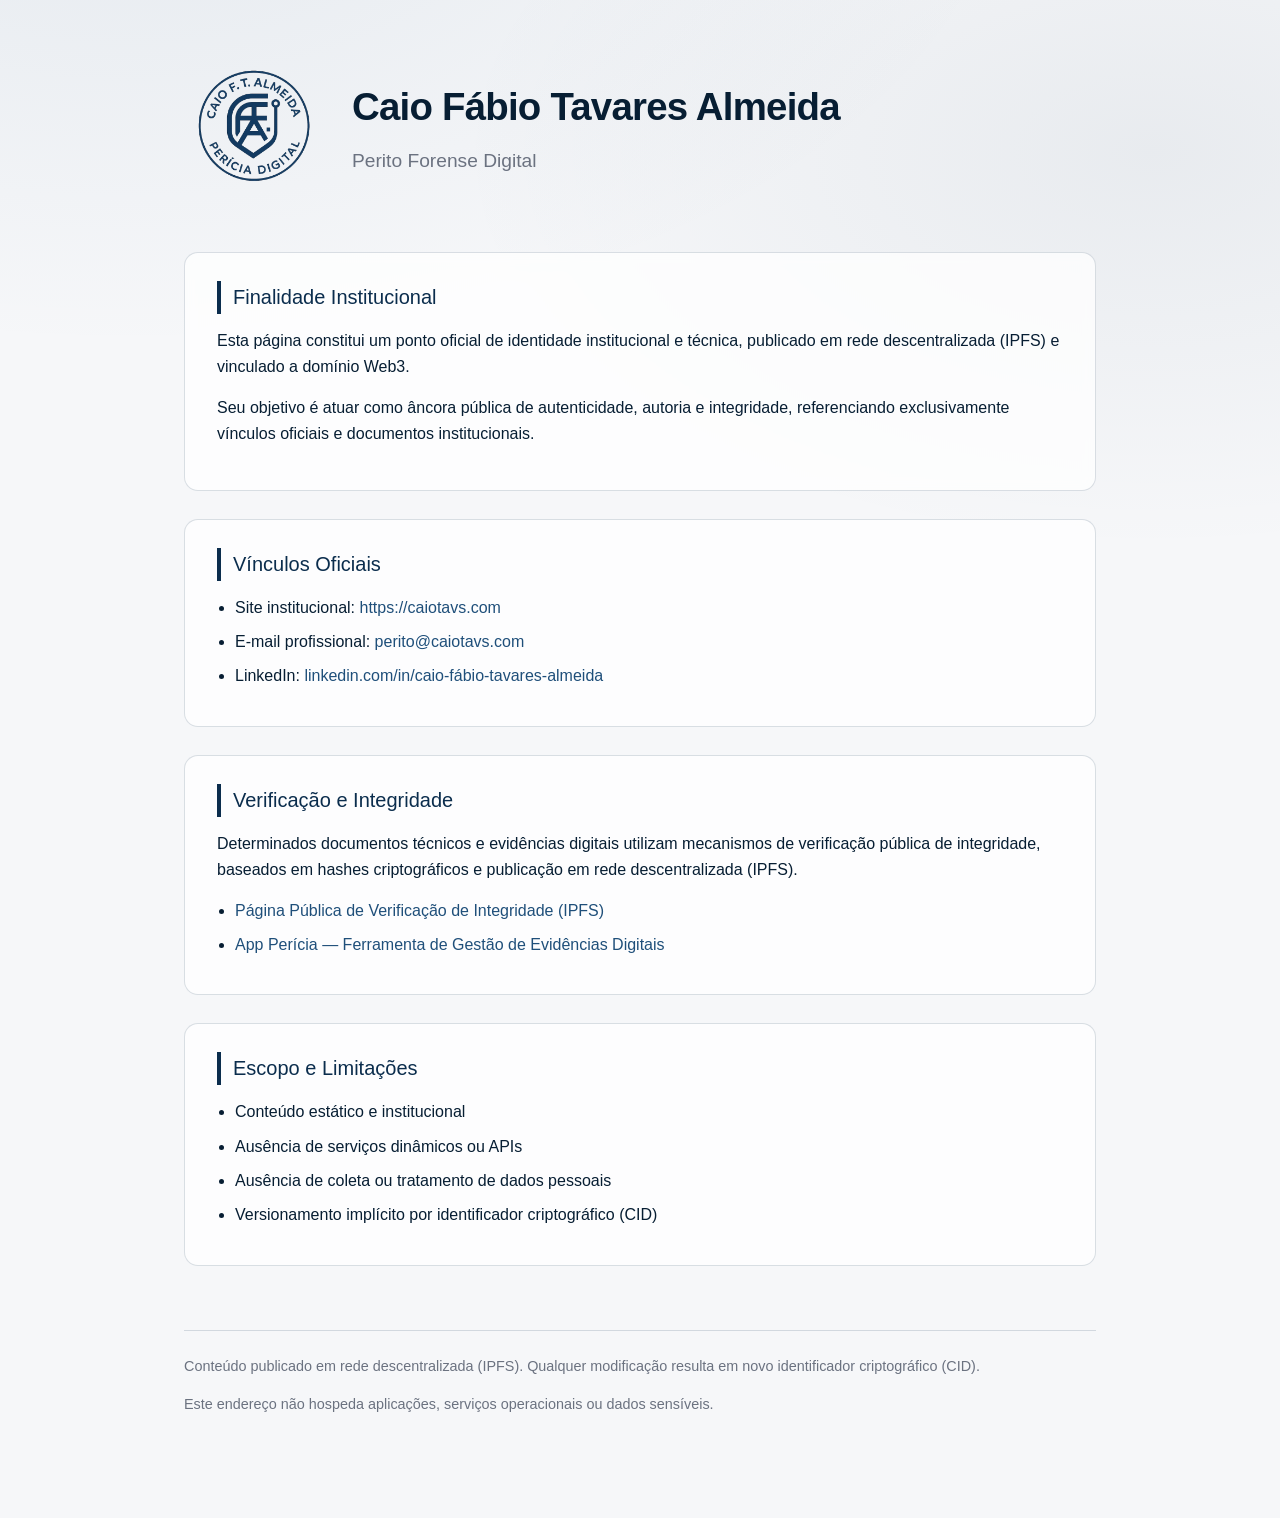
<file: index.html>
<!DOCTYPE html>
<html lang="pt-BR">
<head>
  <meta charset="UTF-8" />
  <title>Caio Fábio Tavares Almeida · Identidade Institucional</title>
  <meta name="description" content="Identidade institucional e técnica publicada em IPFS" />
  <meta name="viewport" content="width=device-width, initial-scale=1.0" />

  <style>
    :root {
      --bg-main: #f6f7f9;
      --bg-card: rgba(255, 255, 255, 0.75);
      --border-soft: rgba(11, 45, 77, 0.15);

      --text-main: #071e33;
      --text-muted: #6b7280;

      --accent-primary: #0b2d4d;
      --accent-secondary: #1f4f7a;
    }

    * {
      box-sizing: border-box;
    }

    body {
      margin: 0;
      background:
        radial-gradient(900px 500px at 10% -10%, rgba(31,79,122,0.08), transparent),
        radial-gradient(700px 400px at 90% 10%, rgba(11,45,77,0.06), transparent),
        var(--bg-main);
      font-family: -apple-system, BlinkMacSystemFont, "Segoe UI", Roboto, Arial, sans-serif;
      color: var(--text-main);
      line-height: 1.65;
    }

    .container {
      max-width: 960px;
      margin: 0 auto;
      padding: 56px 24px 88px;
    }

    header {
      display: flex;
      align-items: center;
      gap: 28px;
      margin-bottom: 56px;
    }

    header img {
      width: 140px;
      height: auto;
    }

    header h1 {
      margin: 0;
      font-size: 2.4rem;
      font-weight: 600;
      letter-spacing: -0.02em;
    }

    header h2 {
      margin: 6px 0 0;
      font-size: 1.2rem;
      font-weight: 400;
      color: var(--text-muted);
    }

    section {
      background: var(--bg-card);
      border: 1px solid var(--border-soft);
      border-radius: 14px;
      padding: 28px 32px;
      margin-bottom: 28px;
      backdrop-filter: blur(6px);
    }

    section h3 {
      margin-top: 0;
      margin-bottom: 14px;
      font-size: 1.25rem;
      font-weight: 500;
      color: var(--accent-primary);
      border-left: 4px solid var(--accent-primary);
      padding-left: 12px;
    }

    p {
      margin: 0 0 14px;
    }

    ul {
      margin: 10px 0 0 18px;
      padding: 0;
    }

    li {
      margin-bottom: 8px;
    }

    a {
      color: var(--accent-secondary);
      text-decoration: none;
    }

    a:hover {
      text-decoration: underline;
    }

    footer {
      margin-top: 64px;
      padding-top: 24px;
      border-top: 1px solid var(--border-soft);
      font-size: 0.9rem;
      color: var(--text-muted);
    }

    @media (max-width: 720px) {
      header {
        flex-direction: column;
        align-items: flex-start;
      }

      header img {
        width: 120px;
      }

      header h1 {
        font-size: 2rem;
      }
    }
  </style>
</head>

<body>
  <div class="container">

    <header>
      <img src="assets/selo.png" alt="Logomarca institucional" />
      <div>
        <h1>Caio Fábio Tavares Almeida</h1>
        <h2>Perito Forense Digital</h2>
      </div>
    </header>

    <section>
      <h3>Finalidade Institucional</h3>
      <p>
        Esta página constitui um ponto oficial de identidade institucional e técnica,
        publicado em rede descentralizada (IPFS) e vinculado a domínio Web3.
      </p>
      <p>
        Seu objetivo é atuar como âncora pública de autenticidade, autoria e integridade,
        referenciando exclusivamente vínculos oficiais e documentos institucionais.
      </p>
    </section>

    <section>
      <h3>Vínculos Oficiais</h3>
      <ul>
        <li>
          Site institucional:
          <a href="https://caiotavs.com" target="_blank" rel="noopener">
            https://caiotavs.com
          </a>
        </li>
        <li>
          E-mail profissional:
          <a href="mailto:perito@caiotavs.com">perito@caiotavs.com</a>
        </li>
        <li>
          LinkedIn:
          <a href="https://www.linkedin.com/in/caio-fábio-tavares-almeida"
             target="_blank" rel="noopener">
            linkedin.com/in/caio-fábio-tavares-almeida
          </a>
        </li>
      </ul>
    </section>

    <section>
      <h3>Verificação e Integridade</h3>
      <p>
        Determinados documentos técnicos e evidências digitais utilizam mecanismos
        de verificação pública de integridade, baseados em hashes criptográficos
        e publicação em rede descentralizada (IPFS).
      </p>
      <ul>
        <li>
          <a href="https://ipfs.io/ipfs/bafybeih4fcbo4nqgxlpvokhuh5slqvpcifnj53nvmd254fzbj4ix726d4m/"
             target="_blank" rel="noopener">
            Página Pública de Verificação de Integridade (IPFS)
          </a>
        </li>
        <li>
          <a href="site/index.html">
            App Perícia — Ferramenta de Gestão de Evidências Digitais
          </a>
        </li>
      </ul>
    </section>

    <section>
      <h3>Escopo e Limitações</h3>
      <ul>
        <li>Conteúdo estático e institucional</li>
        <li>Ausência de serviços dinâmicos ou APIs</li>
        <li>Ausência de coleta ou tratamento de dados pessoais</li>
        <li>Versionamento implícito por identificador criptográfico (CID)</li>
      </ul>
    </section>

    <footer>
      <p>
        Conteúdo publicado em rede descentralizada (IPFS).
        Qualquer modificação resulta em novo identificador criptográfico (CID).
      </p>
      <p>
        Este endereço não hospeda aplicações, serviços operacionais ou dados sensíveis.
      </p>
    </footer>

  </div>
</body>
</html>
</file>
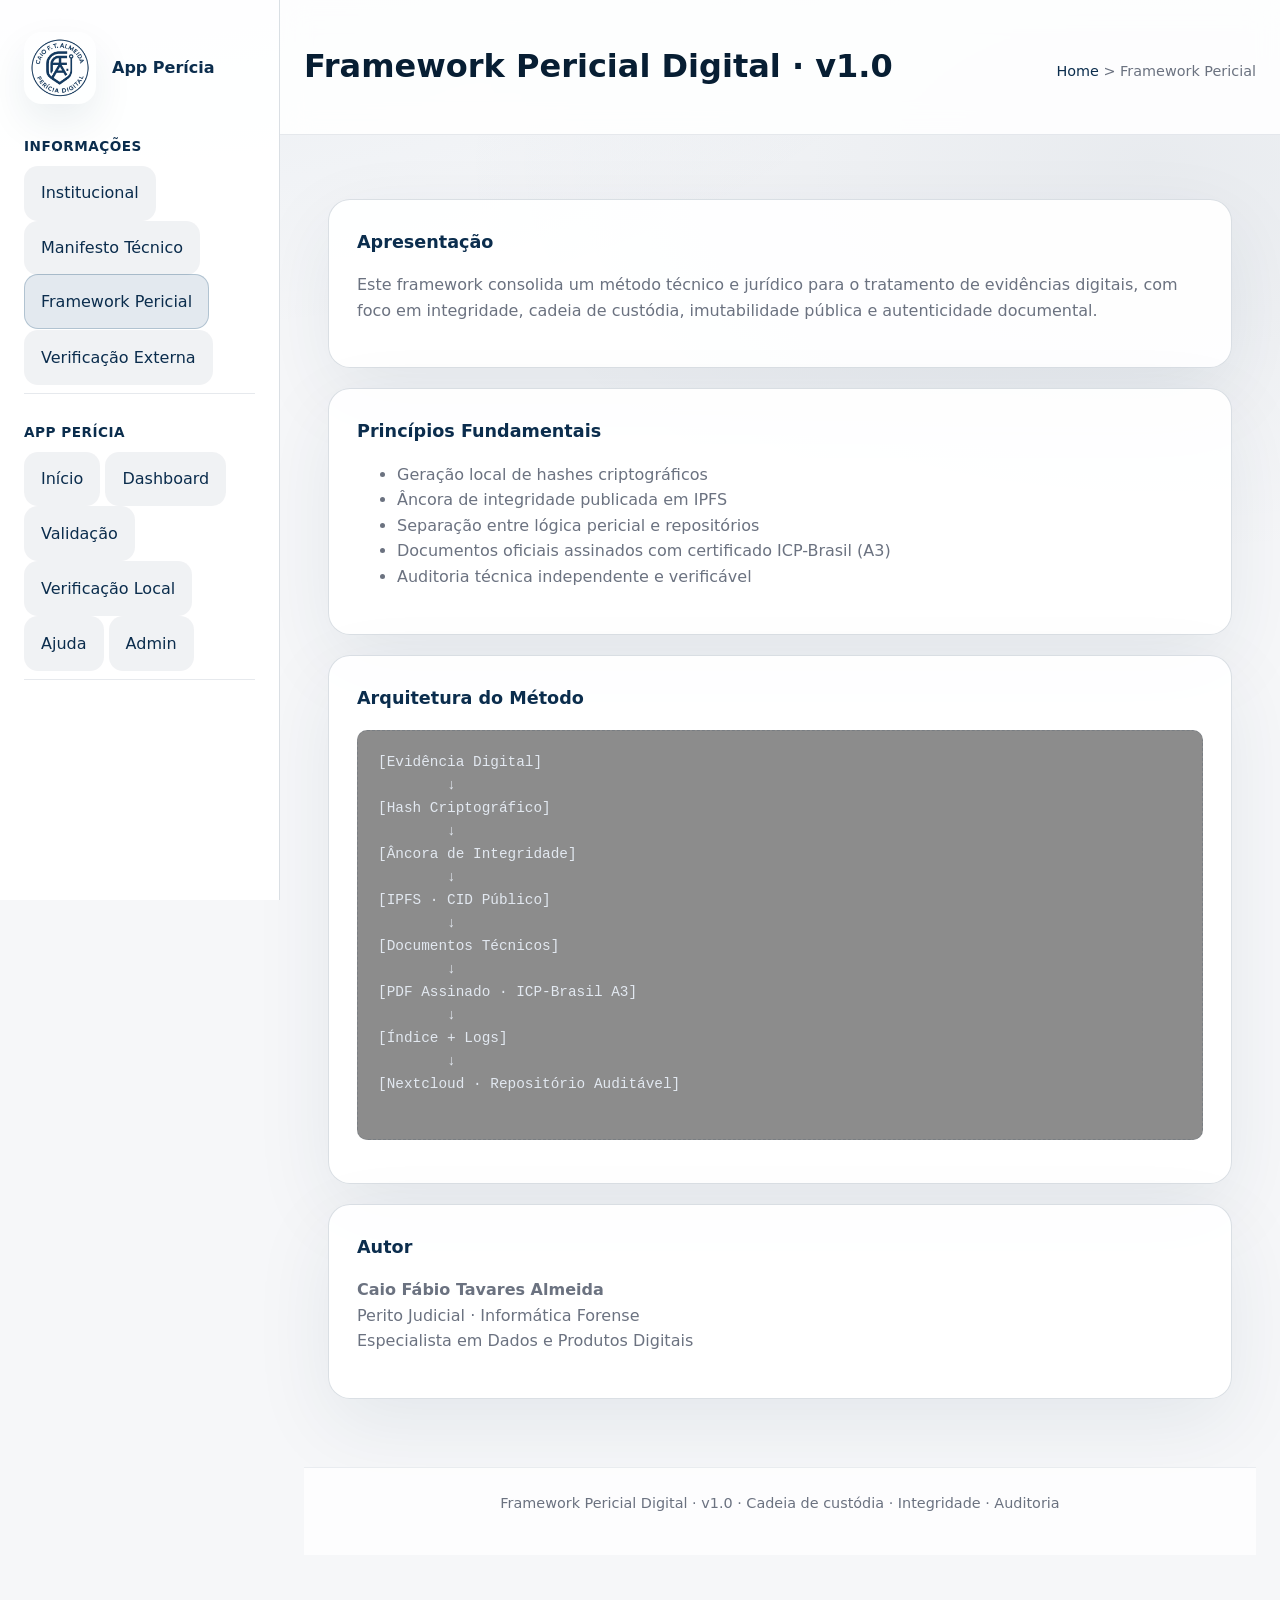
<file: Framework-Pericial/index.html>
<!DOCTYPE html>
<html lang="pt-BR">
<head>
  <meta charset="UTF-8" />
  <meta name="viewport" content="width=device-width, initial-scale=1" />
  <title>Framework Pericial Digital · v1.0</title>
  <link rel="stylesheet" href="../site/css/pericia.css" />
</head>
<body>
  <aside class="sidebar">
    <div class="sidebar-brand">
      <img class="brand-logo" src="../assets/selo.png" alt="Selo institucional" />
      <p>App Perícia</p>
    </div>
    <nav>
      <div class="nav-section">
        <h4>Informações</h4>
        <a href="../index.html">Institucional</a>
        <a href="../Manifesto_Ipfs/manifesto-tecnico.html">Manifesto Técnico</a>
        <a href="index.html" class="active">Framework Pericial</a>
        <a href="../verificacao-publica/index.html">Verificação Externa</a>
      </div>
      <div class="nav-section">
        <h4>App Perícia</h4>
        <a href="../site/index.html">Início</a>
        <a href="../site/dashboard/dashboard.html">Dashboard</a>
        <a href="../site/validacao/index.html">Validação</a>
        <a href="../site/verificacao_publica/index.html">Verificação Local</a>
        <a href="../site/help/index.html">Ajuda</a>
        <a href="../site/painel_admin/admin.html">Admin</a>
      </div>
    </nav>
  </aside>
  <div class="layout">
    <header>
      <button class="sidebar-toggle" type="button">Menu</button>
      <h1>Framework Pericial Digital · v1.0</h1>
      <p class="breadcrumbs"><a href="../index.html">Home</a> > Framework Pericial</p>
    </header>
    <main>
    <main>
    <section class="card">
      <h2>Apresentação</h2>
      <p>
        Este framework consolida um método técnico e jurídico para o
        tratamento de evidências digitais, com foco em integridade,
        cadeia de custódia, imutabilidade pública e autenticidade documental.
      </p>
    </section>

    <section class="card">
      <h2>Princípios Fundamentais</h2>
      <ul>
        <li>Geração local de hashes criptográficos</li>
        <li>Âncora de integridade publicada em IPFS</li>
        <li>Separação entre lógica pericial e repositórios</li>
        <li>Documentos oficiais assinados com certificado ICP-Brasil (A3)</li>
        <li>Auditoria técnica independente e verificável</li>
      </ul>
    </section>

    <section class="card">
      <h2>Arquitetura do Método</h2>
      <pre class="diagram">
[Evidência Digital]
        ↓
[Hash Criptográfico]
        ↓
[Âncora de Integridade]
        ↓
[IPFS · CID Público]
        ↓
[Documentos Técnicos]
        ↓
[PDF Assinado · ICP-Brasil A3]
        ↓
[Índice + Logs]
        ↓
[Nextcloud · Repositório Auditável]
      </pre>
    </section>

    <section class="card">
      <h2>Autor</h2>
      <p>
        <strong>Caio Fábio Tavares Almeida</strong><br />
        Perito Judicial · Informática Forense<br />
        Especialista em Dados e Produtos Digitais
      </p>
    </section>
  </main>
  <footer>Framework Pericial Digital · v1.0 · Cadeia de custódia · Integridade · Auditoria</footer>
  <div class="overlay" hidden></div>
  <script>
    document.addEventListener('DOMContentLoaded', function () {
      var toggle = document.querySelector('.sidebar-toggle');
      var overlay = document.querySelector('.overlay');
      toggle && toggle.addEventListener('click', function () {
        document.body.classList.toggle('sidebar-open');
      });
      overlay && overlay.addEventListener('click', function () {
        document.body.classList.remove('sidebar-open');
      });
    });
  </script>
</body>
</html>
</file>
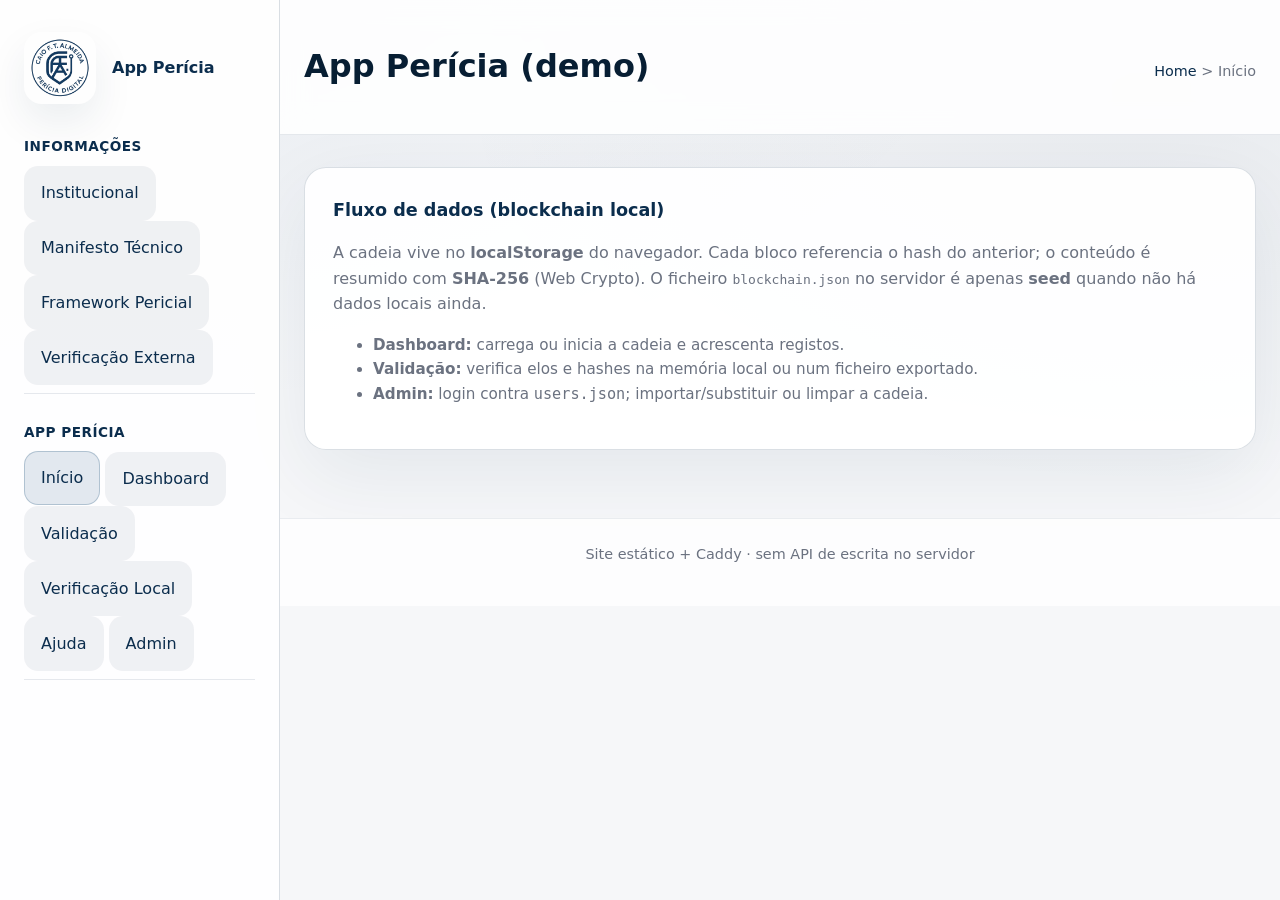
<file: site/index.html>
<!DOCTYPE html>
<html lang="pt-BR">
<head>
  <meta charset="UTF-8" />
  <meta name="viewport" content="width=device-width, initial-scale=1" />
  <title>App Perícia — cadeia local</title>
  <link rel="stylesheet" href="css/pericia.css" />
</head>
<body>
  <aside class="sidebar">
    <div class="sidebar-brand">
      <img class="brand-logo" src="../assets/selo.png" alt="Selo institucional" />
      <p>App Perícia</p>
    </div>
    <nav>
      <div class="nav-section">
        <h4>Informações</h4>
        <a href="../index.html">Institucional</a>
        <a href="../Manifesto_Ipfs/manifesto-tecnico.html">Manifesto Técnico</a>
        <a href="../Framework-Pericial/index.html">Framework Pericial</a>
        <a href="../verificacao-publica/index.html">Verificação Externa</a>
      </div>
      <div class="nav-section">
        <h4>App Perícia</h4>
        <a href="index.html" class="active">Início</a>
        <a href="dashboard/dashboard.html">Dashboard</a>
        <a href="validacao/index.html">Validação</a>
        <a href="verificacao_publica/index.html">Verificação Local</a>
        <a href="help/index.html">Ajuda</a>
        <a href="painel_admin/admin.html">Admin</a>
      </div>
    </nav>
  </aside>
  <div class="layout">
    <header>
      <button class="sidebar-toggle" type="button">Menu</button>
      <h1>App Perícia (demo)</h1>
      <p class="breadcrumbs"><a href="../index.html">Home</a> > Início</p>
    </header>
    <main>
    <section class="card">
      <h2>Fluxo de dados (blockchain local)</h2>
      <p>
        A cadeia vive no <strong>localStorage</strong> do navegador. Cada bloco referencia o hash do
        anterior; o conteúdo é resumido com <strong>SHA-256</strong> (Web Crypto). O ficheiro
        <code>blockchain.json</code> no servidor é apenas <strong>seed</strong> quando não há dados
        locais ainda.
      </p>
      <ul style="color:var(--muted);font-size:0.95rem">
        <li><strong>Dashboard:</strong> carrega ou inicia a cadeia e acrescenta registos.</li>
        <li><strong>Validação:</strong> verifica elos e hashes na memória local ou num ficheiro exportado.</li>
        <li><strong>Admin:</strong> login contra <code>users.json</code>; importar/substituir ou limpar a cadeia.</li>
      </ul>
    </section>
  </main>
  <footer>Site estático + Caddy · sem API de escrita no servidor</footer>
  <div class="overlay" hidden></div>
  <script>
    document.addEventListener('DOMContentLoaded', function () {
      var toggle = document.querySelector('.sidebar-toggle');
      var overlay = document.querySelector('.overlay');
      toggle && toggle.addEventListener('click', function () {
        document.body.classList.toggle('sidebar-open');
      });
      overlay && overlay.addEventListener('click', function () {
        document.body.classList.remove('sidebar-open');
      });
    });
  </script>
</body>
</html>
</file>
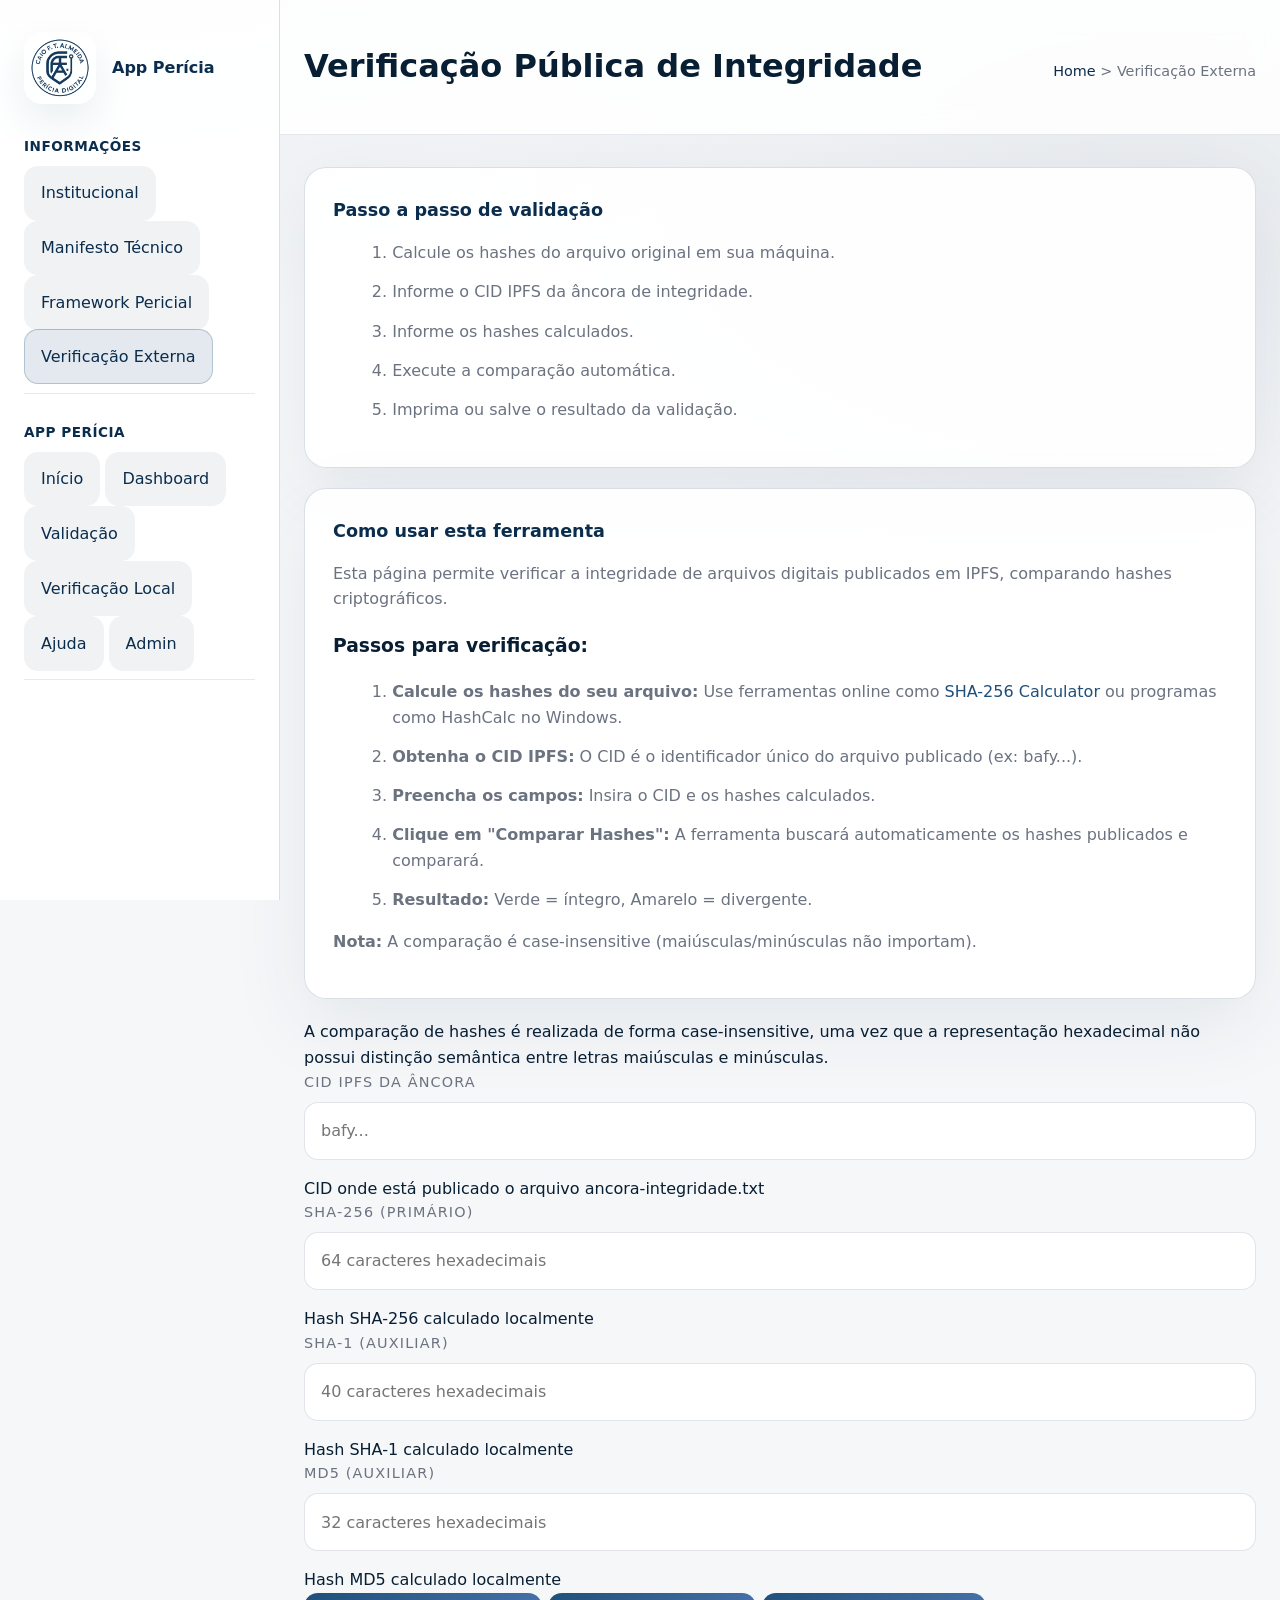
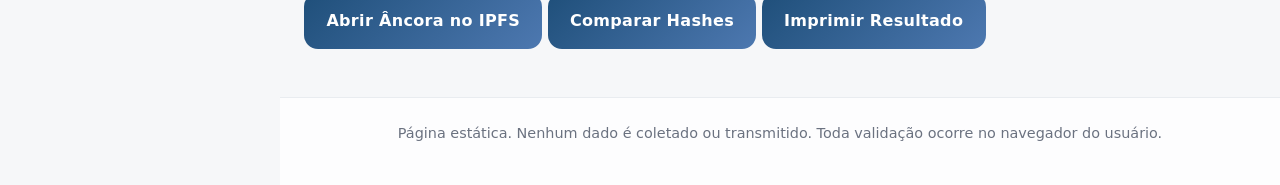
<file: verificacao-publica/index.html>
<!DOCTYPE html>
<html lang="pt-BR">
<head>
  <meta charset="UTF-8" />
  <meta name="viewport" content="width=device-width, initial-scale=1" />
  <title>Verificação Pública de Integridade · IPFS</title>
  <meta name="description" content="Verificação pública de integridade por hash e CID (IPFS)" />
  <link rel="stylesheet" href="../site/css/pericia.css" />
</head>
<body>
  <aside class="sidebar">
    <div class="sidebar-brand">
      <img class="brand-logo" src="../assets/selo.png" alt="Selo institucional" />
      <p>App Perícia</p>
    </div>
    <nav>
      <div class="nav-section">
        <h4>Informações</h4>
        <a href="../index.html">Institucional</a>
        <a href="../Manifesto_Ipfs/manifesto-tecnico.html">Manifesto Técnico</a>
        <a href="../Framework-Pericial/index.html">Framework Pericial</a>
        <a href="index.html" class="active">Verificação Externa</a>
      </div>
      <div class="nav-section">
        <h4>App Perícia</h4>
        <a href="../site/index.html">Início</a>
        <a href="../site/dashboard/dashboard.html">Dashboard</a>
        <a href="../site/validacao/index.html">Validação</a>
        <a href="../site/verificacao_publica/index.html">Verificação Local</a>
        <a href="../site/help/index.html">Ajuda</a>
        <a href="../site/painel_admin/admin.html">Admin</a>
      </div>
    </nav>
  </aside>
  <div class="layout">
    <header>
      <button class="sidebar-toggle" type="button">Menu</button>
      <h1>Verificação Pública de Integridade</h1>
      <p class="breadcrumbs"><a href="../index.html">Home</a> > Verificação Externa</p>
    </header>
    <main>
    <section class="card">
      <h2>Passo a passo de validação</h2>
      <ol>
        <li>Calcule os hashes do arquivo original em sua máquina.</li>
        <li>Informe o CID IPFS da âncora de integridade.</li>
        <li>Informe os hashes calculados.</li>
        <li>Execute a comparação automática.</li>
        <li>Imprima ou salve o resultado da validação.</li>
      </ol>
    </section>

    <section class="card">
      <h2>Como usar esta ferramenta</h2>
      <p>
        Esta página permite verificar a integridade de arquivos digitais publicados em IPFS, comparando hashes criptográficos.
      </p>
      <h3>Passos para verificação:</h3>
      <ol>
        <li><strong>Calcule os hashes do seu arquivo:</strong> Use ferramentas online como <a href="https://emn178.github.io/online-tools/sha256_checksum.html" target="_blank">SHA-256 Calculator</a> ou programas como HashCalc no Windows.</li>
        <li><strong>Obtenha o CID IPFS:</strong> O CID é o identificador único do arquivo publicado (ex: bafy...).</li>
        <li><strong>Preencha os campos:</strong> Insira o CID e os hashes calculados.</li>
        <li><strong>Clique em "Comparar Hashes":</strong> A ferramenta buscará automaticamente os hashes publicados e comparará.</li>
        <li><strong>Resultado:</strong> Verde = íntegro, Amarelo = divergente.</li>
      </ol>
      <p><strong>Nota:</strong> A comparação é case-insensitive (maiúsculas/minúsculas não importam).</p>
    </section>

      <div class="hint">A comparação de hashes é realizada de forma case-insensitive, uma vez que a representação hexadecimal não possui distinção semântica entre letras maiúsculas e minúsculas.</div>

      <label>CID IPFS da Âncora</label>
      <input id="cid" placeholder="bafy..." />
      <div class="hint">CID onde está publicado o arquivo ancora-integridade.txt</div>

      <label>SHA-256 (primário)</label>
      <input id="sha256" placeholder="64 caracteres hexadecimais" />
      <div class="hint">Hash SHA-256 calculado localmente</div>

      <label>SHA-1 (auxiliar)</label>
      <input id="sha1" placeholder="40 caracteres hexadecimais" />
      <div class="hint">Hash SHA-1 calculado localmente</div>

      <label>MD5 (auxiliar)</label>
      <input id="md5" placeholder="32 caracteres hexadecimais" />
      <div class="hint">Hash MD5 calculado localmente</div>

      <button onclick="abrirIPFS()">Abrir Âncora no IPFS</button>
      <button onclick="comparar()">Comparar Hashes</button>
      <button onclick="window.print()">Imprimir Resultado</button>

      <div id="resultado" class="result"></div>
    </section>
  </main>
  <footer>Página estática. Nenhum dado é coletado ou transmitido. Toda validação ocorre no navegador do usuário.</footer>
  <div class="overlay" hidden></div>
  <script>
    document.addEventListener('DOMContentLoaded', function () {
      var toggle = document.querySelector('.sidebar-toggle');
      var overlay = document.querySelector('.overlay');
      toggle && toggle.addEventListener('click', function () {
        document.body.classList.toggle('sidebar-open');
      });
      overlay && overlay.addEventListener('click', function () {
        document.body.classList.remove('sidebar-open');
      });
    });
  </script>
<script>
async function abrirIPFS() {
  const cid = document.getElementById('cid').value.trim();
  if (!cid) {
    alert('Informe o CID.');
    return;
  }
  window.open('https://ipfs.io/ipfs/' + cid + '/', '_blank');
}

async function comparar() {
  const cid = document.getElementById('cid').value.trim();
  const sha256 = document.getElementById('sha256').value.trim();
  const sha1 = document.getElementById('sha1').value.trim();
  const md5 = document.getElementById('md5').value.trim();
  const resultado = document.getElementById('resultado');

  if (!cid) {
    resultado.textContent = 'CID não informado.';
    resultado.className = 'result err';
    return;
  }

  try {
    const resp = await fetch('https://ipfs.io/ipfs/' + cid + '/ancora-integridade.txt');
    const texto = await resp.text();

    const r256 = texto.match(/SHA-256.*:\s*([a-f0-9]+)/i)?.[1] || '';
    const r1 = texto.match(/SHA-1.*:\s*([a-f0-9]+)/i)?.[1] || '';
    const rmd5 = texto.match(/MD5.*:\s*([a-f0-9]+)/i)?.[1] || '';

    let out = 'RESULTADO DA VERIFICAÇÃO\n\n';

    out += `SHA-256: ${sha256.toUpperCase() === r256.toUpperCase() ? 'OK' : 'DIVERGENTE'}\n`;
    out += `SHA-1  : ${sha1.toUpperCase() === r1.toUpperCase() ? 'OK' : 'DIVERGENTE'}\n`;
    out += `MD5    : ${md5.toUpperCase() === rmd5.toUpperCase() ? 'OK' : 'DIVERGENTE'}\n\n`;

    out += 'Hashes informados:\n';
    out += `SHA-256: ${sha256}\nSHA-1  : ${sha1}\nMD5    : ${md5}\n\n`;

    out += 'Hashes da âncora:\n';
    out += `SHA-256: ${r256}\nSHA-1  : ${r1}\nMD5    : ${rmd5}\n`;

    resultado.textContent = out;
    resultado.className = 'result ' + ((sha256 === r256) ? 'ok' : 'warn');

  } catch (e) {
    resultado.textContent = 'Erro ao acessar o CID ou arquivo ancora-integridade.txt';
    resultado.className = 'result err';
  }
}
</script>
</body>
</html>
</file>
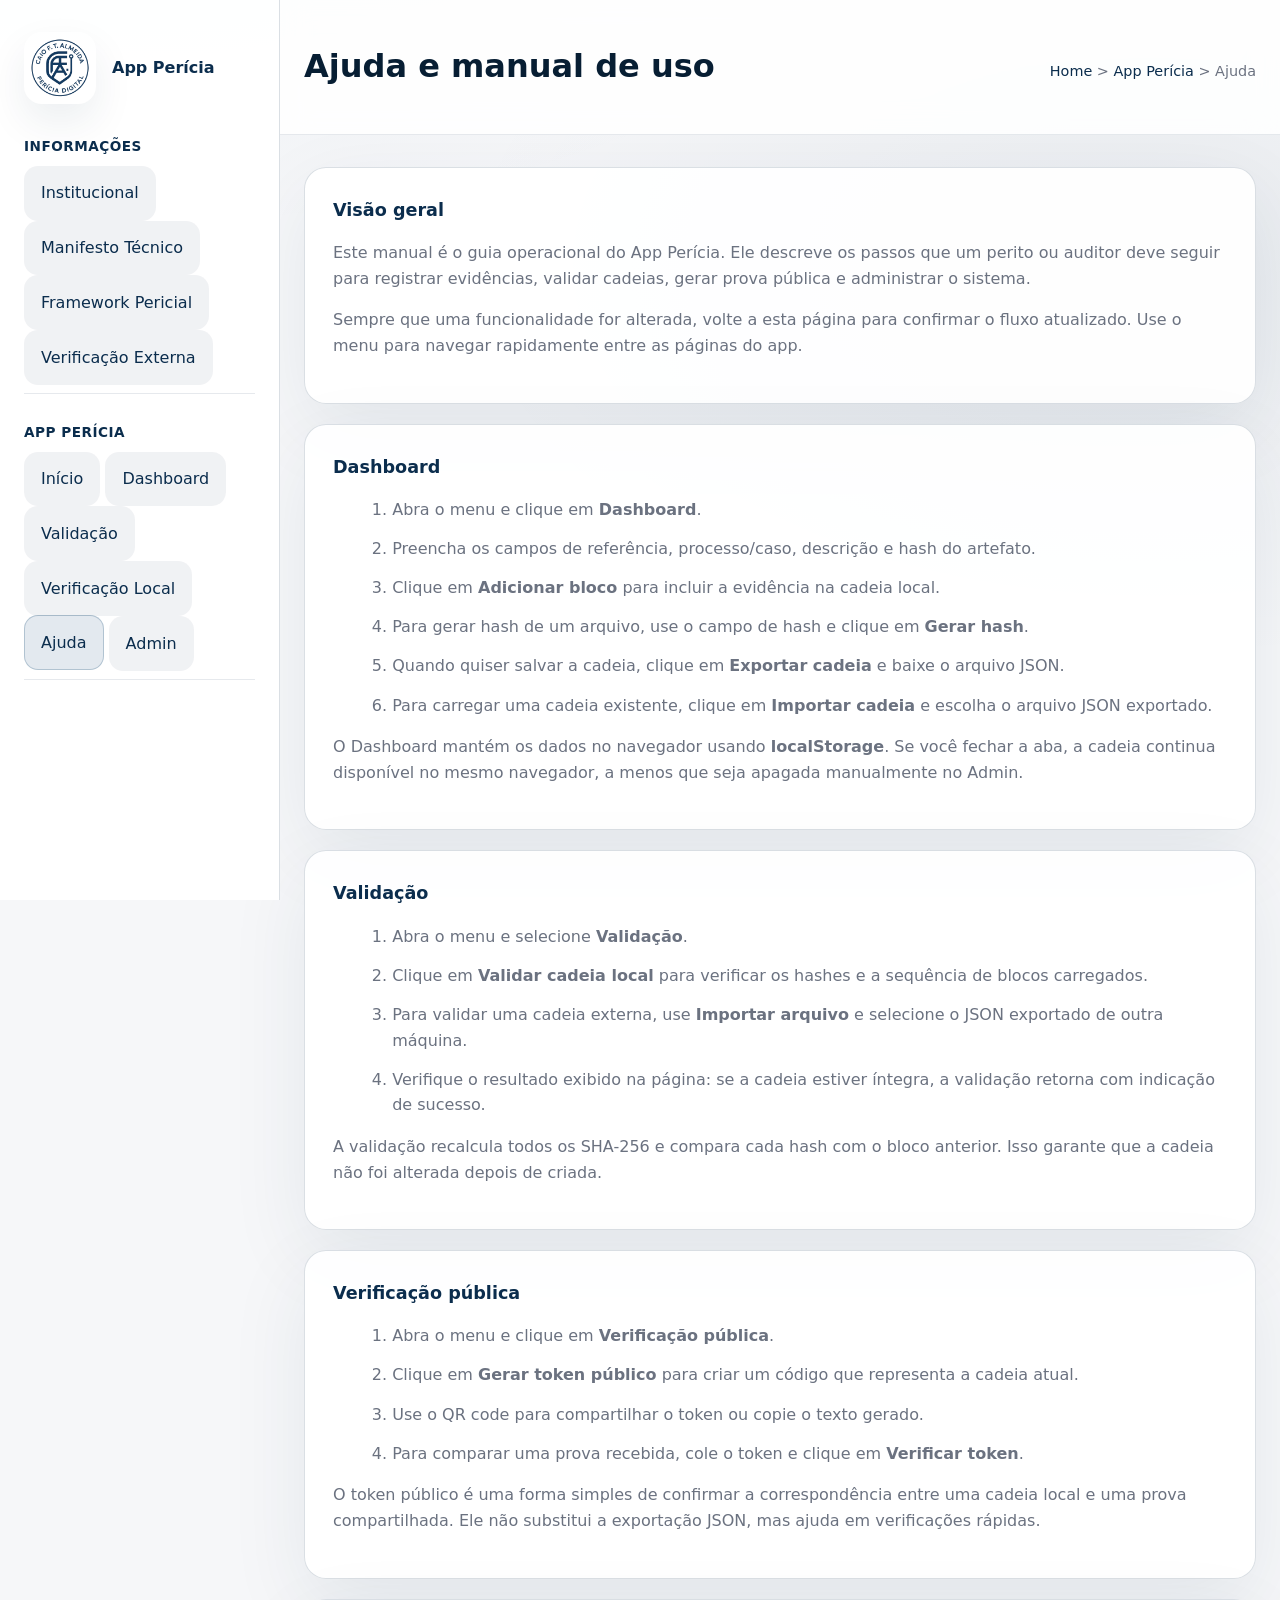
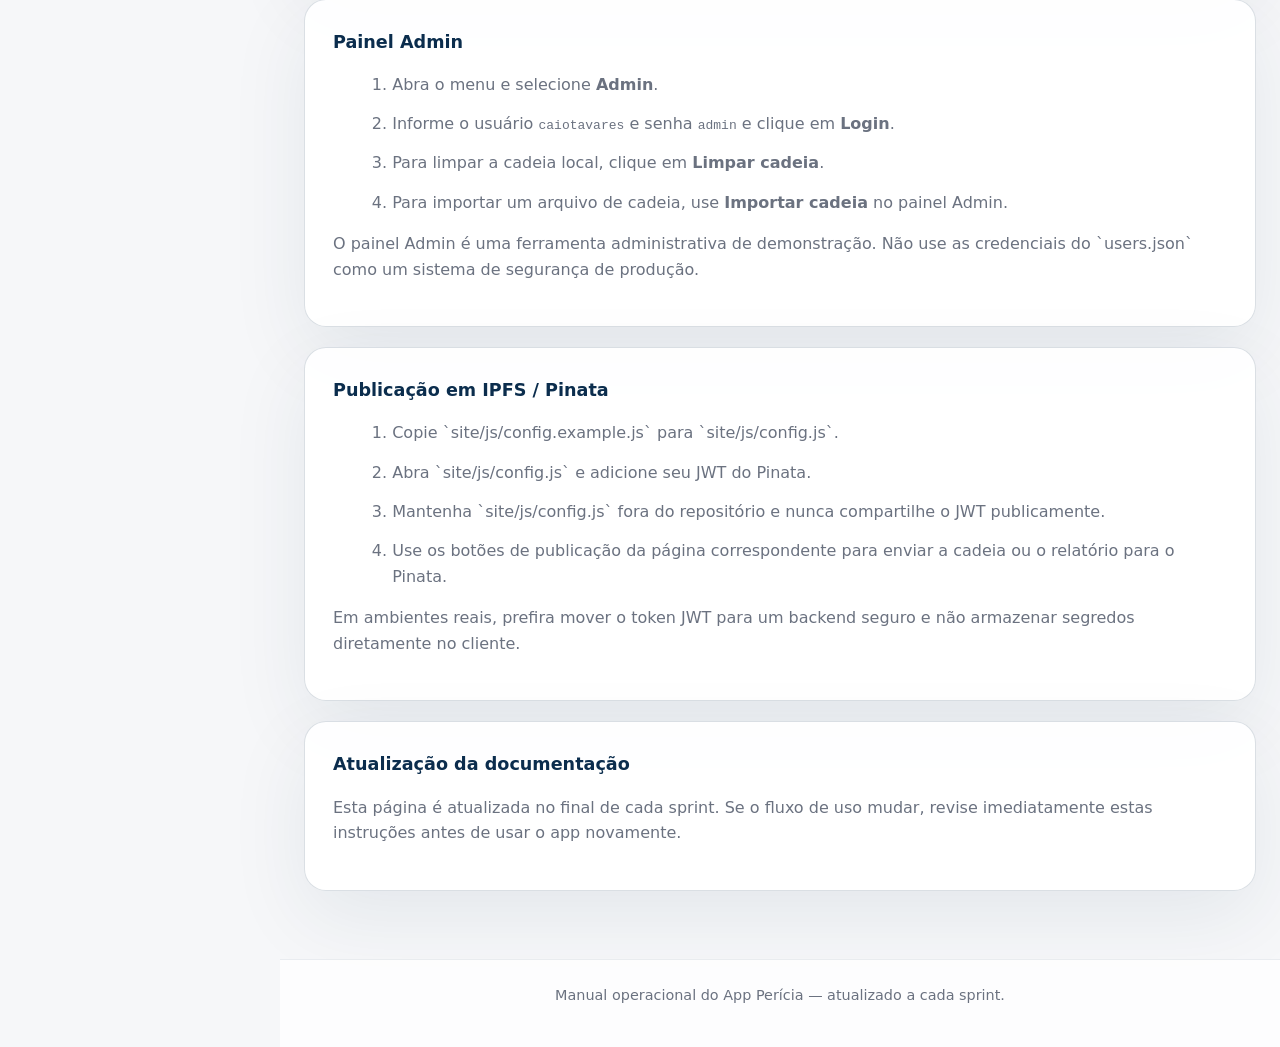
<file: site/help/index.html>
<!DOCTYPE html>
<html lang="pt-BR">
<head>
  <meta charset="UTF-8" />
  <meta name="viewport" content="width=device-width, initial-scale=1" />
  <title>Ajuda — App Perícia</title>
  <link rel="stylesheet" href="../css/pericia.css" />
</head>
<body>
  <aside class="sidebar">
    <div class="sidebar-brand">
      <img class="brand-logo" src="../../assets/selo.png" alt="Selo institucional" />
      <p>App Perícia</p>
    </div>
    <nav>
      <div class="nav-section">
        <h4>Informações</h4>
        <a href="../../index.html">Institucional</a>
        <a href="../../Manifesto_Ipfs/manifesto-tecnico.html">Manifesto Técnico</a>
        <a href="../../Framework-Pericial/index.html">Framework Pericial</a>
        <a href="../../verificacao-publica/index.html">Verificação Externa</a>
      </div>
      <div class="nav-section">
        <h4>App Perícia</h4>
        <a href="../index.html">Início</a>
        <a href="../dashboard/dashboard.html">Dashboard</a>
        <a href="../validacao/index.html">Validação</a>
        <a href="../verificacao_publica/index.html">Verificação Local</a>
        <a href="index.html" class="active">Ajuda</a>
        <a href="../painel_admin/admin.html">Admin</a>
      </div>
    </nav>
  </aside>
  <div class="layout">
    <header>
      <button class="sidebar-toggle" type="button">Menu</button>
      <h1>Ajuda e manual de uso</h1>
      <p class="breadcrumbs"><a href="../../index.html">Home</a> > <a href="../index.html">App Perícia</a> > Ajuda</p>
    </header>

    <main>
    <section class="card">
      <h2>Visão geral</h2>
      <p>
        Este manual é o guia operacional do App Perícia. Ele descreve os passos que um perito ou auditor deve seguir para registrar evidências, validar cadeias, gerar prova pública e administrar o sistema.
      </p>
      <p>
        Sempre que uma funcionalidade for alterada, volte a esta página para confirmar o fluxo atualizado. Use o menu para navegar rapidamente entre as páginas do app.
      </p>
    </section>

    <section class="card">
      <h2>Dashboard</h2>
      <ol>
        <li>Abra o menu e clique em <strong>Dashboard</strong>.</li>
        <li>Preencha os campos de referência, processo/caso, descrição e hash do artefato.</li>
        <li>Clique em <strong>Adicionar bloco</strong> para incluir a evidência na cadeia local.</li>
        <li>Para gerar hash de um arquivo, use o campo de hash e clique em <strong>Gerar hash</strong>.</li>
        <li>Quando quiser salvar a cadeia, clique em <strong>Exportar cadeia</strong> e baixe o arquivo JSON.</li>
        <li>Para carregar uma cadeia existente, clique em <strong>Importar cadeia</strong> e escolha o arquivo JSON exportado.</li>
      </ol>
      <p>
        O Dashboard mantém os dados no navegador usando <strong>localStorage</strong>. Se você fechar a aba, a cadeia continua disponível no mesmo navegador, a menos que seja apagada manualmente no Admin.
      </p>
    </section>

    <section class="card">
      <h2>Validação</h2>
      <ol>
        <li>Abra o menu e selecione <strong>Validação</strong>.</li>
        <li>Clique em <strong>Validar cadeia local</strong> para verificar os hashes e a sequência de blocos carregados.</li>
        <li>Para validar uma cadeia externa, use <strong>Importar arquivo</strong> e selecione o JSON exportado de outra máquina.</li>
        <li>Verifique o resultado exibido na página: se a cadeia estiver íntegra, a validação retorna com indicação de sucesso.</li>
      </ol>
      <p>
        A validação recalcula todos os SHA-256 e compara cada hash com o bloco anterior. Isso garante que a cadeia não foi alterada depois de criada.
      </p>
    </section>

    <section class="card">
      <h2>Verificação pública</h2>
      <ol>
        <li>Abra o menu e clique em <strong>Verificação pública</strong>.</li>
        <li>Clique em <strong>Gerar token público</strong> para criar um código que representa a cadeia atual.</li>
        <li>Use o QR code para compartilhar o token ou copie o texto gerado.</li>
        <li>Para comparar uma prova recebida, cole o token e clique em <strong>Verificar token</strong>.</li>
      </ol>
      <p>
        O token público é uma forma simples de confirmar a correspondência entre uma cadeia local e uma prova compartilhada. Ele não substitui a exportação JSON, mas ajuda em verificações rápidas.
      </p>
    </section>

    <section class="card">
      <h2>Painel Admin</h2>
      <ol>
        <li>Abra o menu e selecione <strong>Admin</strong>.</li>
        <li>Informe o usuário <code>caiotavares</code> e senha <code>admin</code> e clique em <strong>Login</strong>.</li>
        <li>Para limpar a cadeia local, clique em <strong>Limpar cadeia</strong>.</li>
        <li>Para importar um arquivo de cadeia, use <strong>Importar cadeia</strong> no painel Admin.</li>
      </ol>
      <p>
        O painel Admin é uma ferramenta administrativa de demonstração. Não use as credenciais do `users.json` como um sistema de segurança de produção.
      </p>
    </section>

    <section class="card">
      <h2>Publicação em IPFS / Pinata</h2>
      <ol>
        <li>Copie `site/js/config.example.js` para `site/js/config.js`.</li>
        <li>Abra `site/js/config.js` e adicione seu JWT do Pinata.</li>
        <li>Mantenha `site/js/config.js` fora do repositório e nunca compartilhe o JWT publicamente.</li>
        <li>Use os botões de publicação da página correspondente para enviar a cadeia ou o relatório para o Pinata.</li>
      </ol>
      <p>
        Em ambientes reais, prefira mover o token JWT para um backend seguro e não armazenar segredos diretamente no cliente.
      </p>
    </section>

    <section class="card">
      <h2>Atualização da documentação</h2>
      <p>
        Esta página é atualizada no final de cada sprint. Se o fluxo de uso mudar, revise imediatamente estas instruções antes de usar o app novamente.
      </p>
    </section>
  </main>

  <footer>Manual operacional do App Perícia — atualizado a cada sprint.</footer>
  <div class="overlay" hidden></div>
  <script>
    document.addEventListener('DOMContentLoaded', function () {
      var toggle = document.querySelector('.sidebar-toggle');
      var overlay = document.querySelector('.overlay');
      toggle && toggle.addEventListener('click', function () {
        document.body.classList.toggle('sidebar-open');
      });
      overlay && overlay.addEventListener('click', function () {
        document.body.classList.remove('sidebar-open');
      });
    });
  </script>
</body>
</html>
</file>
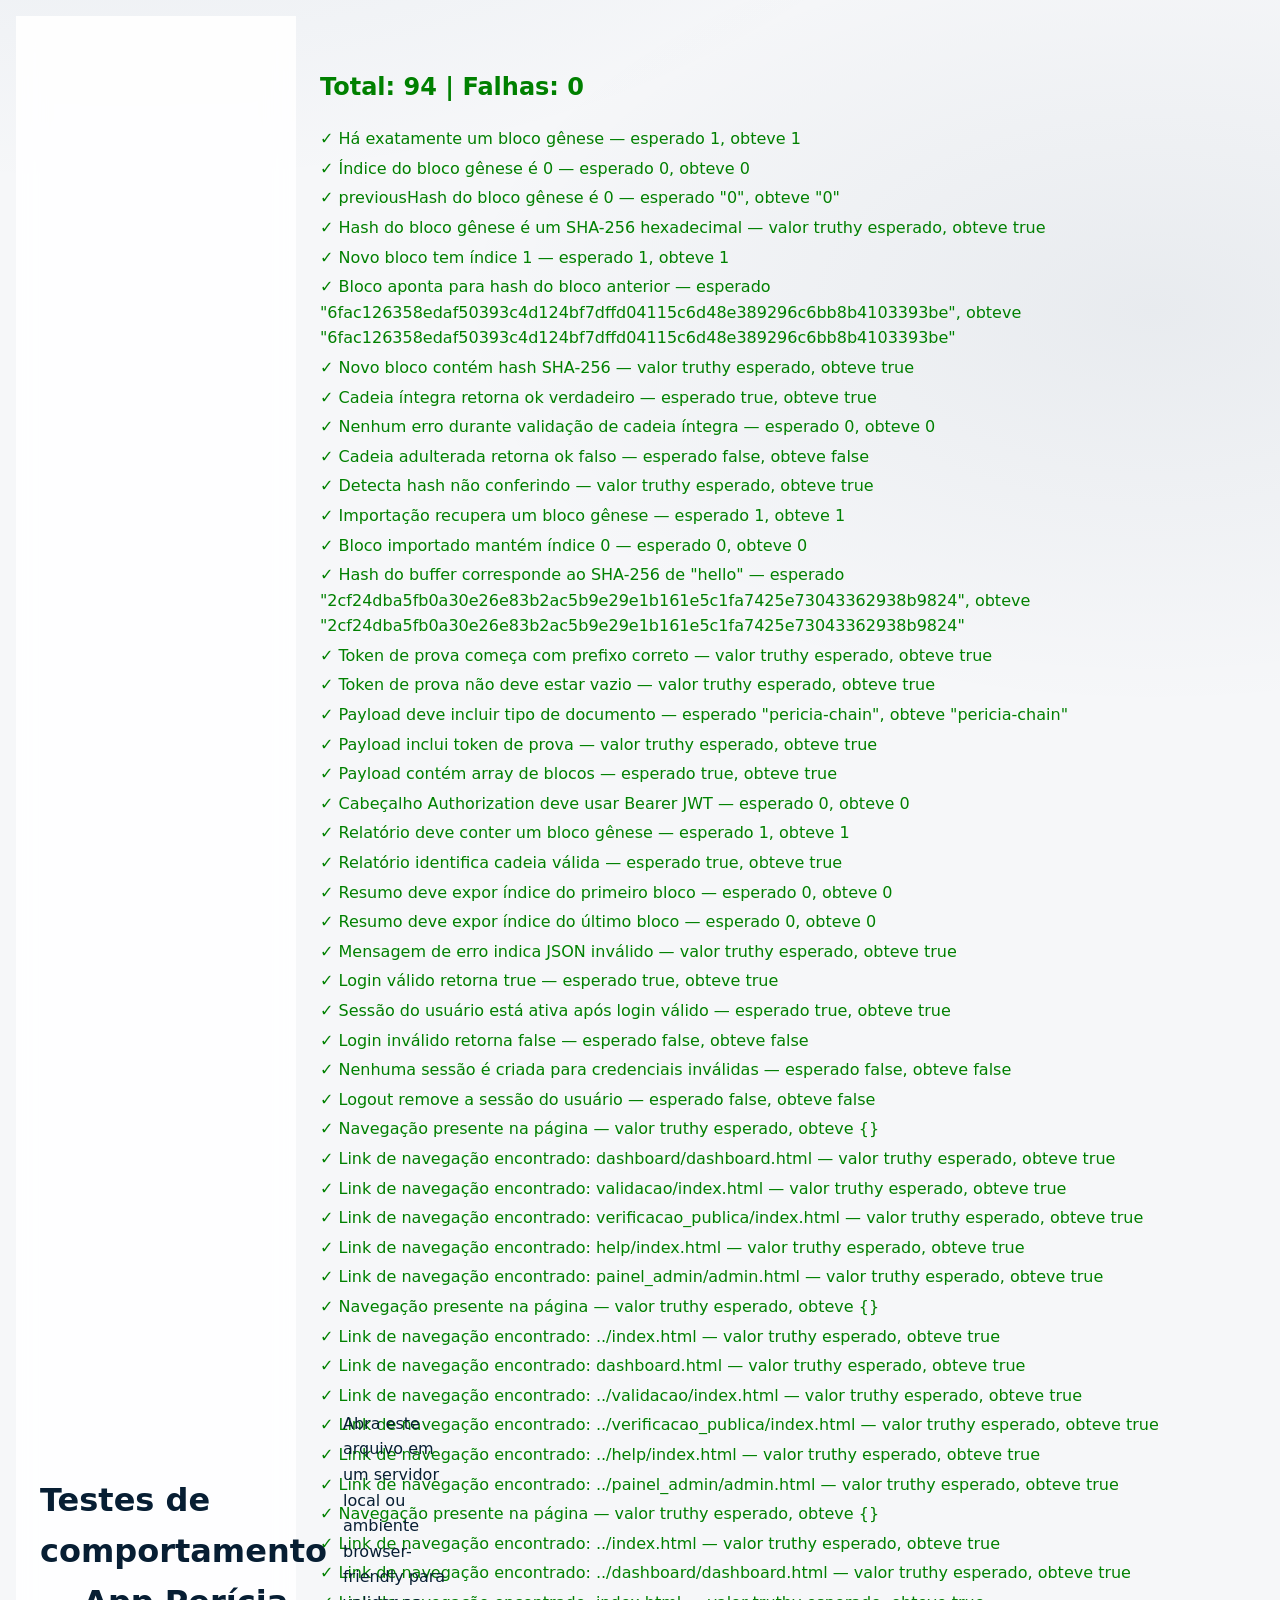
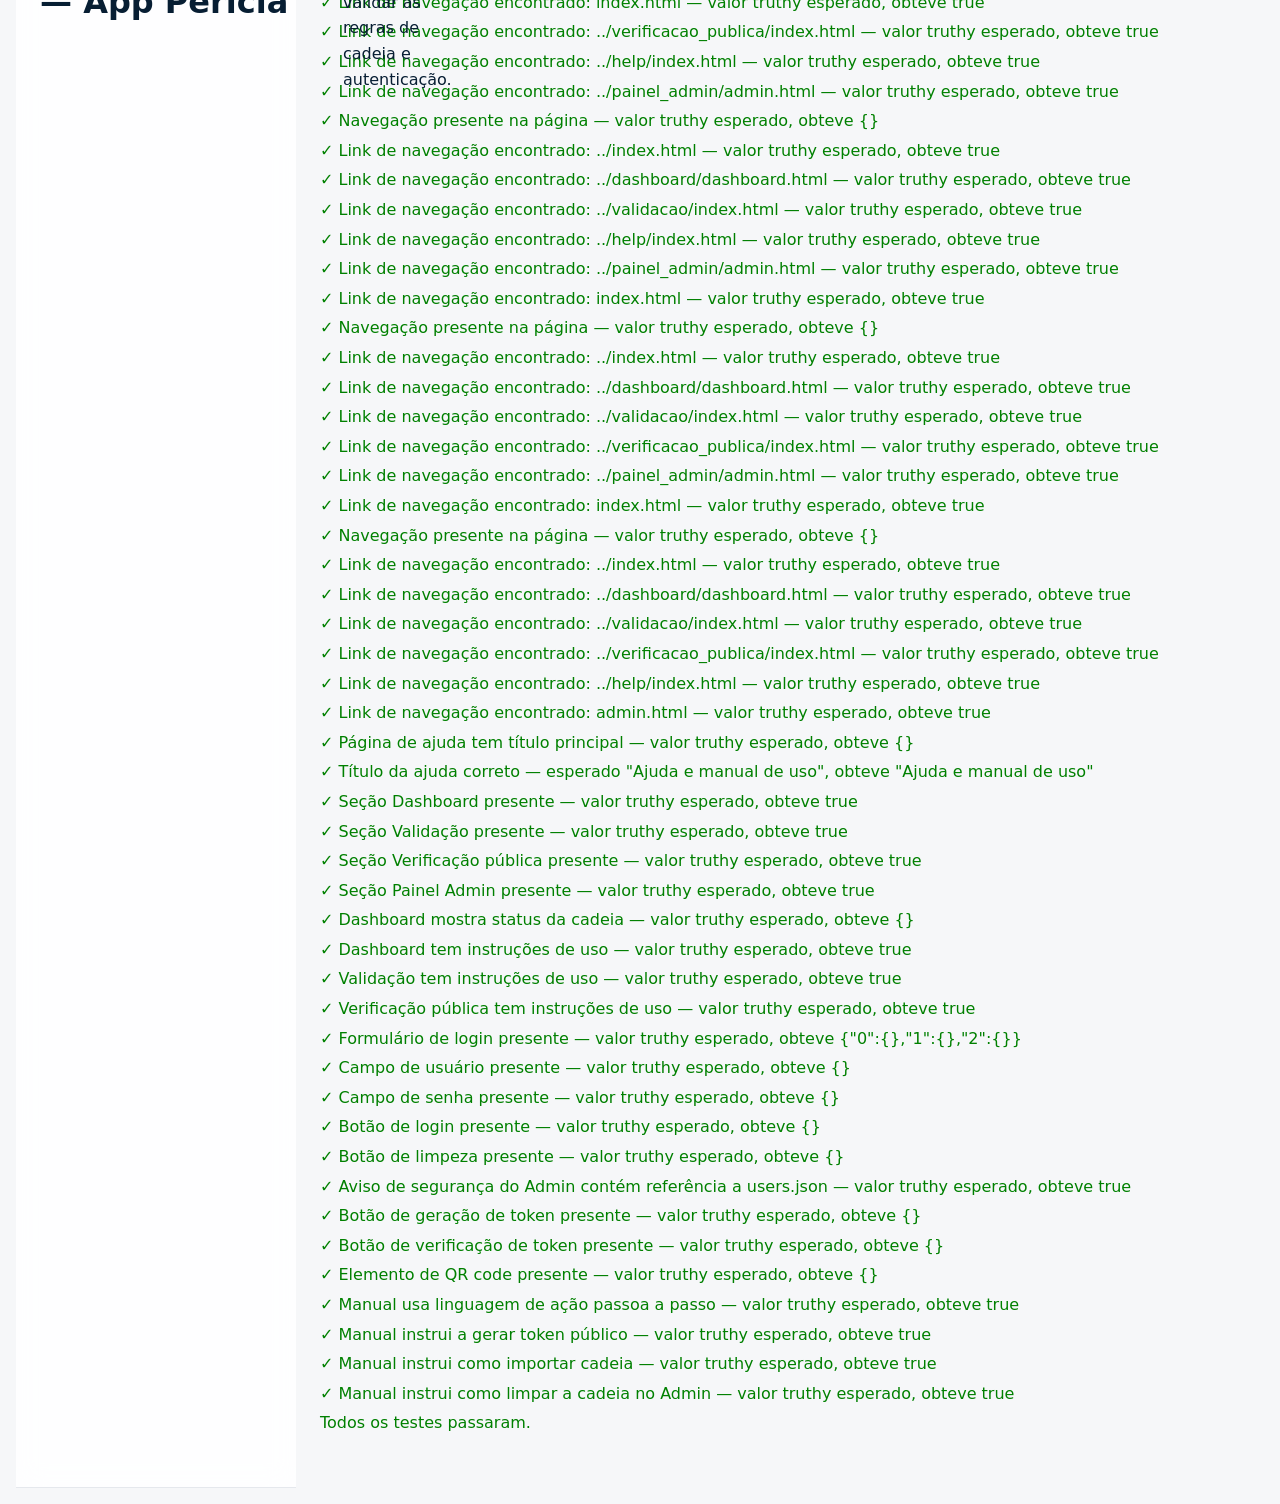
<file: site/test/index.html>
<!DOCTYPE html>
<html lang="pt-BR">
<head>
  <meta charset="UTF-8" />
  <meta name="viewport" content="width=device-width, initial-scale=1" />
  <title>Testes — App Perícia</title>
  <link rel="stylesheet" href="../css/pericia.css" />
  <style>
    body { padding: 1rem; }
    #results { margin-top: 1rem; }
    .passed { color: green; margin: 0.25rem 0; }
    .failed { color: red; margin: 0.25rem 0; }
    pre { background: #f5f5f5; padding: 0.75rem; border-radius: 6px; white-space: pre-wrap; word-break: break-word; }
  </style>
</head>
<body>
  <header>
    <h1>Testes de comportamento — App Perícia</h1>
    <p>Abra este arquivo em um servidor local ou ambiente browser-friendly para validar as regras de cadeia e autenticação.</p>
  </header>
  <main>
    <div id="results"></div>
  </main>
  <script src="../js/chain.js"></script>
  <script src="../js/auth.js"></script>
  <script src="assert.js"></script>
  <script src="chain.test.js"></script>
  <script src="auth.test.js"></script>
  <script src="ui.test.js"></script>
  <script>
    runTests().catch(function (err) {
      var pre = document.createElement('pre');
      pre.textContent = err && err.stack ? err.stack : String(err);
      document.body.appendChild(pre);
    });
  </script>
</body>
</html>
</file>
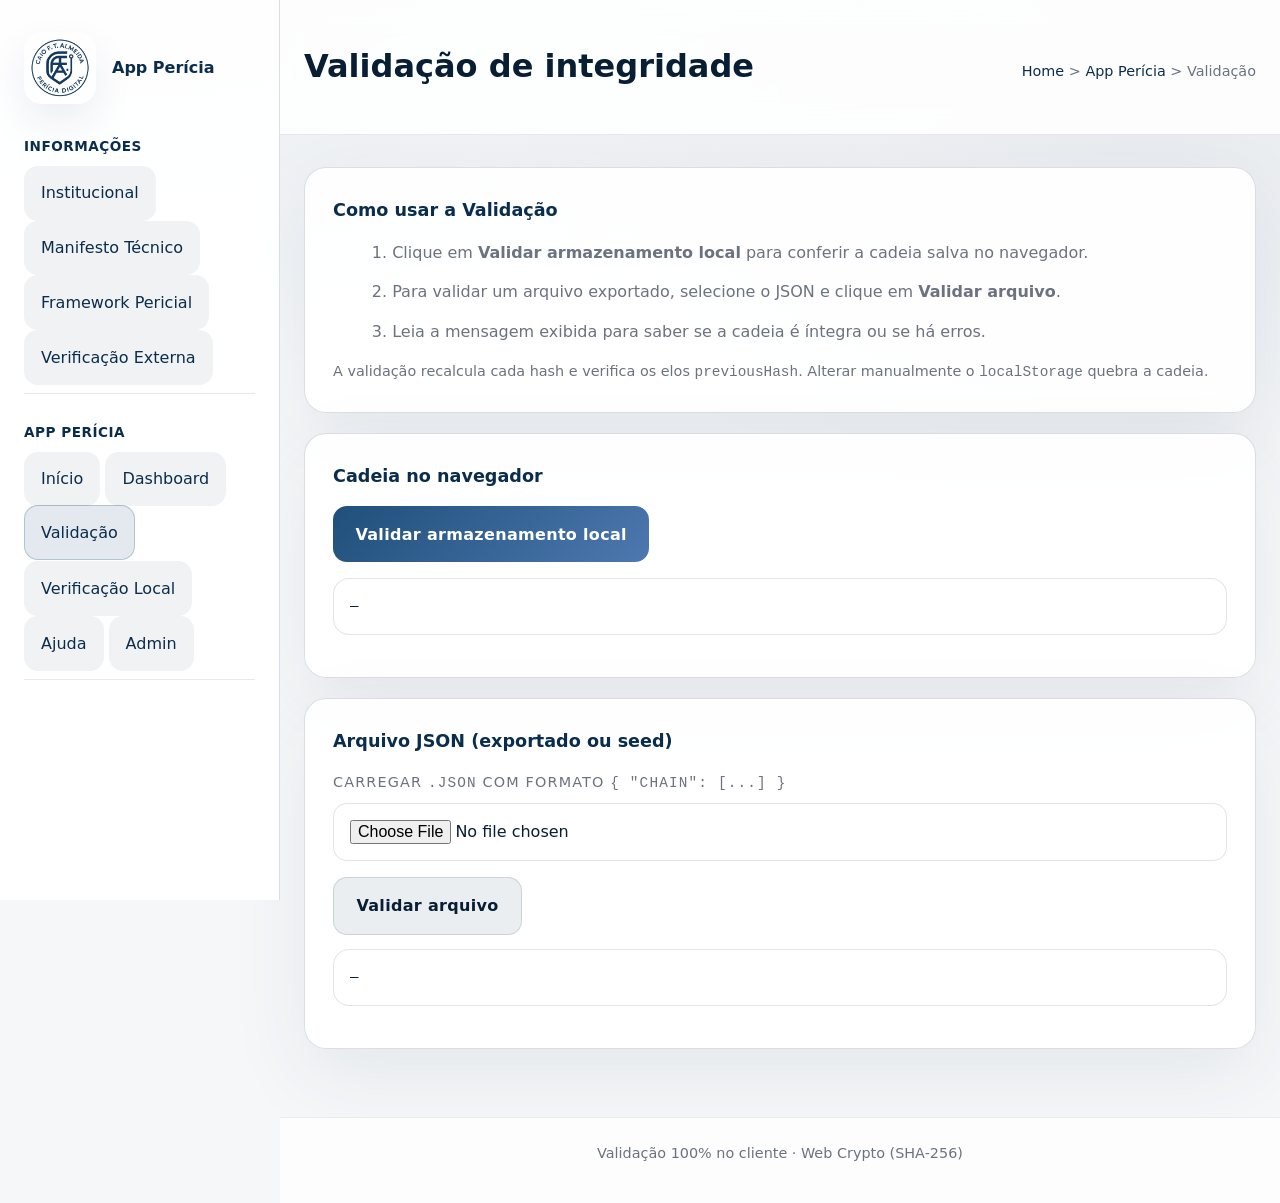
<file: site/validacao/index.html>
<!DOCTYPE html>
<html lang="pt-BR">
<head>
  <meta charset="UTF-8" />
  <meta name="viewport" content="width=device-width, initial-scale=1" />
  <title>Validação da cadeia — Perícia</title>
  <link rel="stylesheet" href="../css/pericia.css" />
</head>
<body>
  <aside class="sidebar">
    <div class="sidebar-brand">
      <img class="brand-logo" src="../../assets/selo.png" alt="Selo institucional" />
      <p>App Perícia</p>
    </div>
    <nav>
      <div class="nav-section">
        <h4>Informações</h4>
        <a href="../../index.html">Institucional</a>
        <a href="../../Manifesto_Ipfs/manifesto-tecnico.html">Manifesto Técnico</a>
        <a href="../../Framework-Pericial/index.html">Framework Pericial</a>
        <a href="../../verificacao-publica/index.html">Verificação Externa</a>
      </div>
      <div class="nav-section">
        <h4>App Perícia</h4>
        <a href="../index.html">Início</a>
        <a href="../dashboard/dashboard.html">Dashboard</a>
        <a href="index.html" class="active">Validação</a>
        <a href="../verificacao_publica/index.html">Verificação Local</a>
        <a href="../help/index.html">Ajuda</a>
        <a href="../painel_admin/admin.html">Admin</a>
      </div>
    </nav>
  </aside>
  <div class="layout">
    <header>
      <button class="sidebar-toggle" type="button">Menu</button>
      <h1>Validação de integridade</h1>
      <p class="breadcrumbs"><a href="../../index.html">Home</a> > <a href="../index.html">App Perícia</a> > Validação</p>
    </header>
    <main>
    <section class="card">
      <h2>Como usar a Validação</h2>
      <ol>
        <li>Clique em <strong>Validar armazenamento local</strong> para conferir a cadeia salva no navegador.</li>
        <li>Para validar um arquivo exportado, selecione o JSON e clique em <strong>Validar arquivo</strong>.</li>
        <li>Leia a mensagem exibida para saber se a cadeia é íntegra ou se há erros.</li>
      </ol>
      <p style="margin:0;color:var(--muted);font-size:0.9rem">
        A validação recalcula cada hash e verifica os elos <code>previousHash</code>. Alterar manualmente o
        <code>localStorage</code> quebra a cadeia.
      </p>
    </section>
    <div id="flash"></div>
    <section class="card">
      <h2>Cadeia no navegador</h2>
      <div class="row">
        <button type="button" id="btn-validate">Validar armazenamento local</button>
      </div>
      <pre id="result-local" class="chain">—</pre>
    </section>
    <section class="card">
      <h2>Arquivo JSON (exportado ou seed)</h2>
      <label for="file-json">Carregar <code>.json</code> com formato <code>{ "chain": [...] }</code></label>
      <input id="file-json" type="file" accept=".json,application/json" />
      <button type="button" id="btn-validate-file" class="secondary">Validar arquivo</button>
      <pre id="result-file" class="chain">—</pre>
    </section>
  </main>
  <footer>Validação 100% no cliente · Web Crypto (SHA-256)</footer>
  <div class="overlay" hidden></div>
  <script src="../js/chain.js"></script>
  <script>
    (function () {
      function flash(id, ok, text) {
        var el = document.getElementById(id);
        el.innerHTML = text
          ? '<div class="msg ' + (ok ? 'ok' : 'err') + '">' + text + '</div>'
          : '';
      }

      function showResult(preId, v) {
        var pre = document.getElementById(preId);
        var lines = v.ok
          ? ['✓ Cadeia íntegra.', 'Blocos: ' + (v.blocksCount || 0)]
          : ['✗ Problemas encontrados:'].concat(v.errors || []);
        pre.textContent = lines.join('\n');
      }

      document.getElementById('btn-validate').addEventListener('click', function () {
        flash('flash', false, '');
        var c = window.PericiaChain.LocalChain.loadFromStorage();
        if (!c || !c.blocks.length) {
          showResult('result-local', { ok: false, errors: ['Nada no localStorage (acesse o Dashboard primeiro).'] });
          return;
        }
        c.validate().then(function (v) {
          v.blocksCount = c.blocks.length;
          showResult('result-local', v);
          flash('flash', v.ok, v.ok ? 'Validação concluída.' : 'Falha na validação.');
        });
      });

      document.getElementById('btn-validate-file').addEventListener('click', function () {
        flash('flash', false, '');
        var input = document.getElementById('file-json');
        var f = input.files && input.files[0];
        if (!f) {
          showResult('result-file', { ok: false, errors: ['Escolha um arquivo.'] });
          return;
        }
        var reader = new FileReader();
        reader.onload = function () {
          try {
            var tmp = window.PericiaChain.LocalChain.fromJsonString(reader.result);
            tmp.validate().then(function (v) {
              v.blocksCount = tmp.blocks.length;
              showResult('result-file', v);
              flash('flash', v.ok, v.ok ? 'Arquivo íntegro.' : 'Arquivo adulterado ou inválido.');
            });
          } catch (e) {
            showResult('result-file', { ok: false, errors: [String(e.message || e)] });
          }
        };
        reader.readAsText(f, 'UTF-8');
      });
    })();
  </script>
  <script>
    document.addEventListener('DOMContentLoaded', function () {
      var toggle = document.querySelector('.sidebar-toggle');
      var overlay = document.querySelector('.overlay');
      toggle && toggle.addEventListener('click', function () {
        document.body.classList.toggle('sidebar-open');
      });
      overlay && overlay.addEventListener('click', function () {
        document.body.classList.remove('sidebar-open');
      });
    });
  </script>
</body>
</html>
</file>
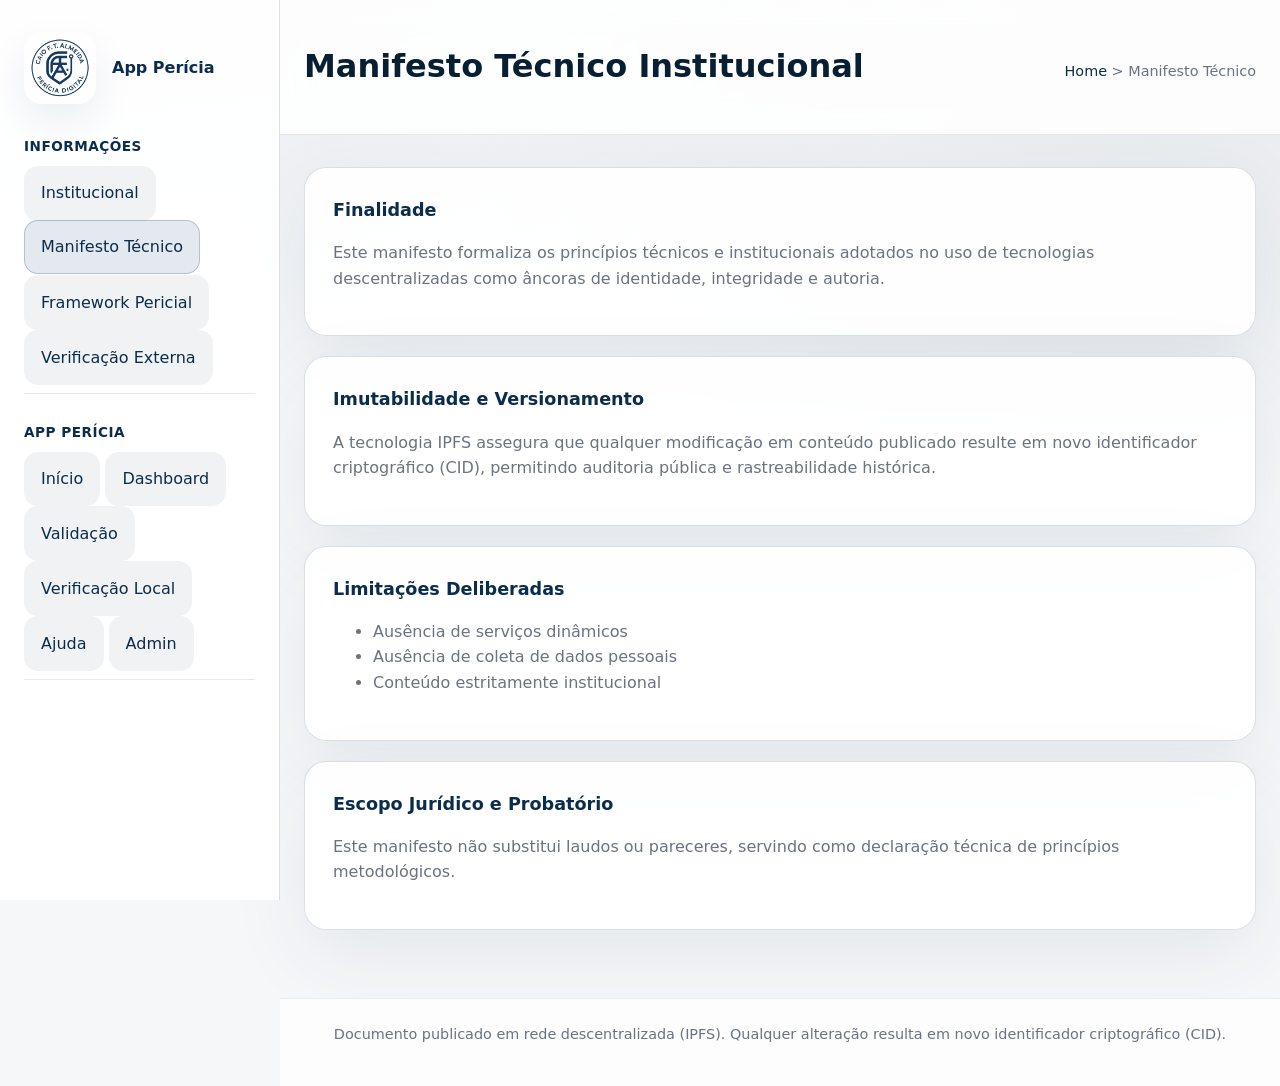
<file: Manifesto_Ipfs/manifesto-tecnico.html>
<!DOCTYPE html>
<html lang="pt-BR">
<head>
  <meta charset="UTF-8" />
  <meta name="viewport" content="width=device-width, initial-scale=1" />
  <title>Manifesto Técnico Institucional · IPFS</title>
  <meta name="description" content="Manifesto técnico institucional publicado em IPFS" />
  <link rel="stylesheet" href="../site/css/pericia.css" />
</head>
<body>
  <aside class="sidebar">
    <div class="sidebar-brand">
      <img class="brand-logo" src="../assets/selo.png" alt="Selo institucional" />
      <p>App Perícia</p>
    </div>
    <nav>
      <div class="nav-section">
        <h4>Informações</h4>
        <a href="../index.html">Institucional</a>
        <a href="manifesto-tecnico.html" class="active">Manifesto Técnico</a>
        <a href="../Framework-Pericial/index.html">Framework Pericial</a>
        <a href="../verificacao-publica/index.html">Verificação Externa</a>
      </div>
      <div class="nav-section">
        <h4>App Perícia</h4>
        <a href="../site/index.html">Início</a>
        <a href="../site/dashboard/dashboard.html">Dashboard</a>
        <a href="../site/validacao/index.html">Validação</a>
        <a href="../site/verificacao_publica/index.html">Verificação Local</a>
        <a href="../site/help/index.html">Ajuda</a>
        <a href="../site/painel_admin/admin.html">Admin</a>
      </div>
    </nav>
  </aside>
  <div class="layout">
    <header>
      <button class="sidebar-toggle" type="button">Menu</button>
      <h1>Manifesto Técnico Institucional</h1>
      <p class="breadcrumbs"><a href="../index.html">Home</a> > Manifesto Técnico</p>
    </header>
    <main>
    <section class="card">
      <h2>Finalidade</h2>
      <p>
        Este manifesto formaliza os princípios técnicos e institucionais
        adotados no uso de tecnologias descentralizadas como âncoras de
        identidade, integridade e autoria.
      </p>
    </section>

    <section class="card">
      <h2>Imutabilidade e Versionamento</h2>
      <p>
        A tecnologia IPFS assegura que qualquer modificação em conteúdo
        publicado resulte em novo identificador criptográfico (CID),
        permitindo auditoria pública e rastreabilidade histórica.
      </p>
    </section>

    <section class="card">
      <h2>Limitações Deliberadas</h2>
      <ul>
        <li>Ausência de serviços dinâmicos</li>
        <li>Ausência de coleta de dados pessoais</li>
        <li>Conteúdo estritamente institucional</li>
      </ul>
    </section>

    <section class="card">
      <h2>Escopo Jurídico e Probatório</h2>
      <p>
        Este manifesto não substitui laudos ou pareceres, servindo como
        declaração técnica de princípios metodológicos.
      </p>
    </section>
  </main>
  <footer>Documento publicado em rede descentralizada (IPFS). Qualquer alteração resulta em novo identificador criptográfico (CID).</footer>
  <div class="overlay" hidden></div>
  <script>
    document.addEventListener('DOMContentLoaded', function () {
      var toggle = document.querySelector('.sidebar-toggle');
      var overlay = document.querySelector('.overlay');
      toggle && toggle.addEventListener('click', function () {
        document.body.classList.toggle('sidebar-open');
      });
      overlay && overlay.addEventListener('click', function () {
        document.body.classList.remove('sidebar-open');
      });
    });
  </script>
</body>
</html>
</file>
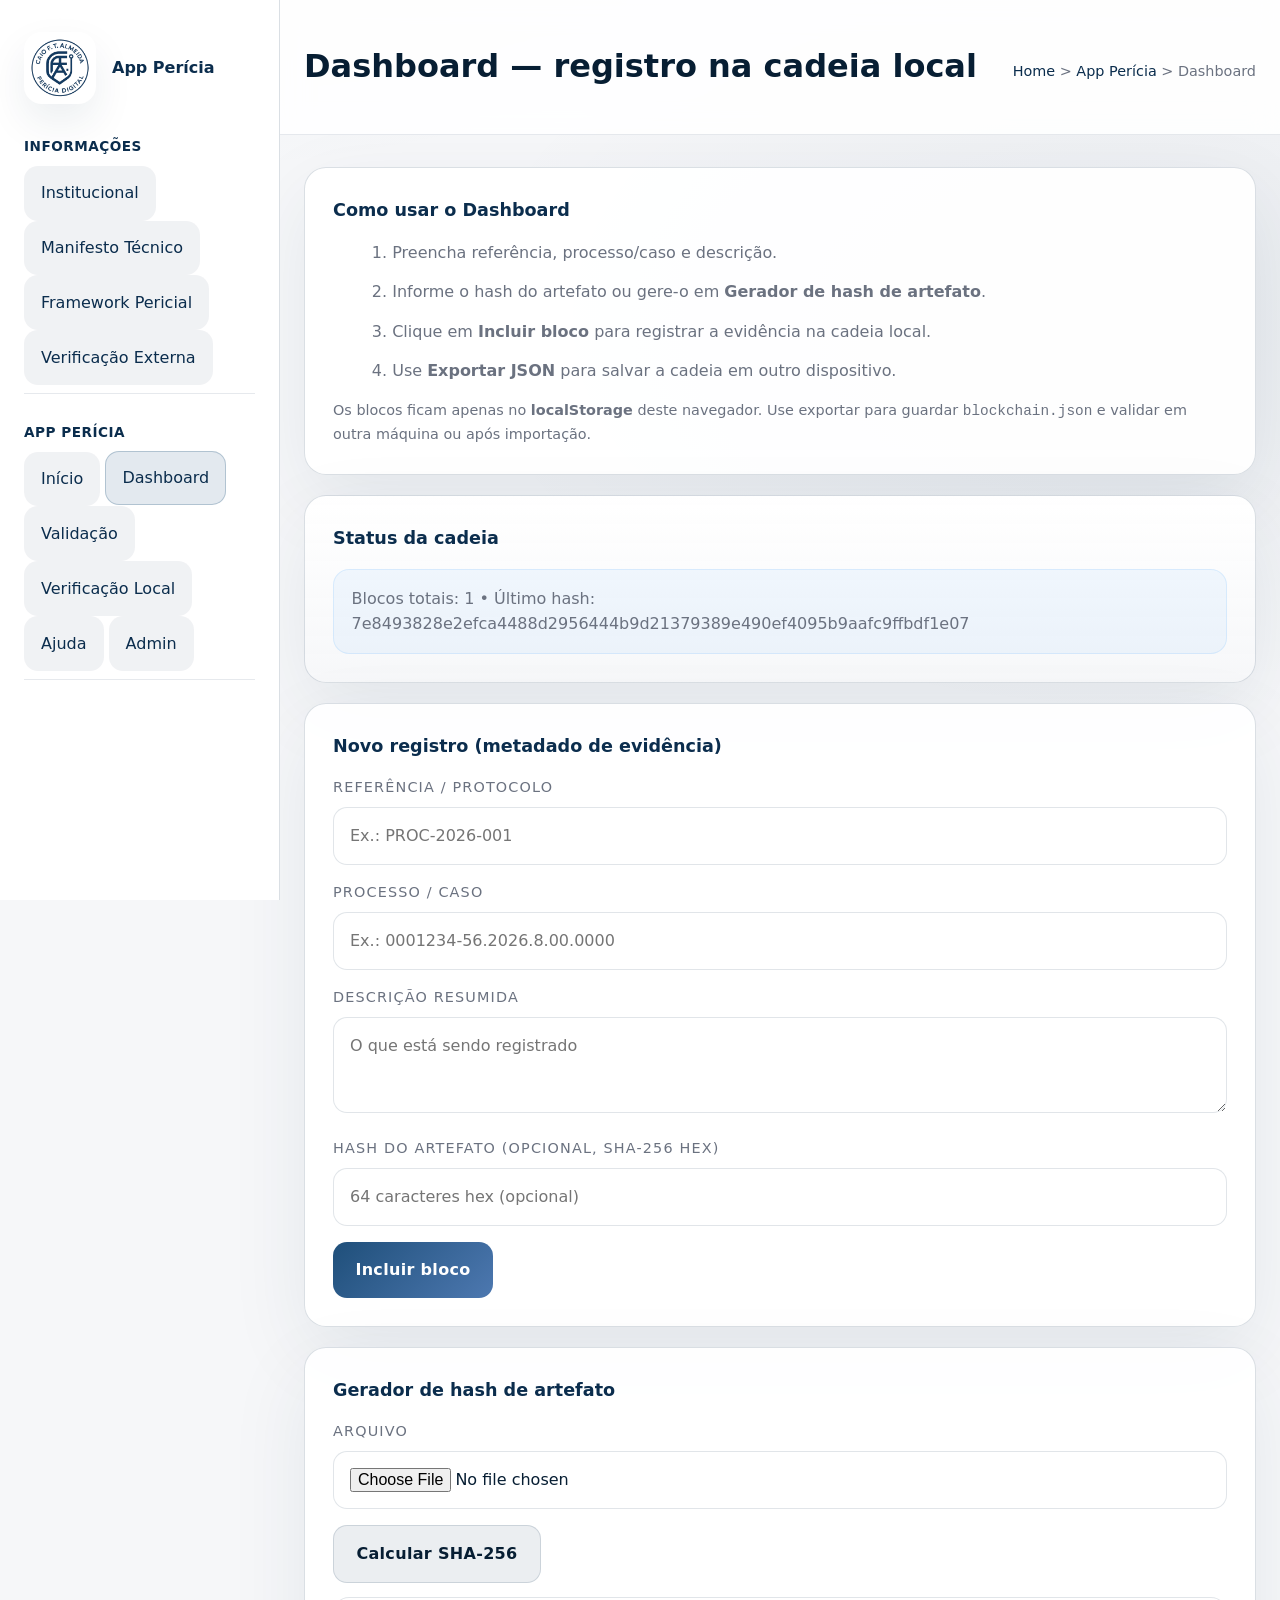
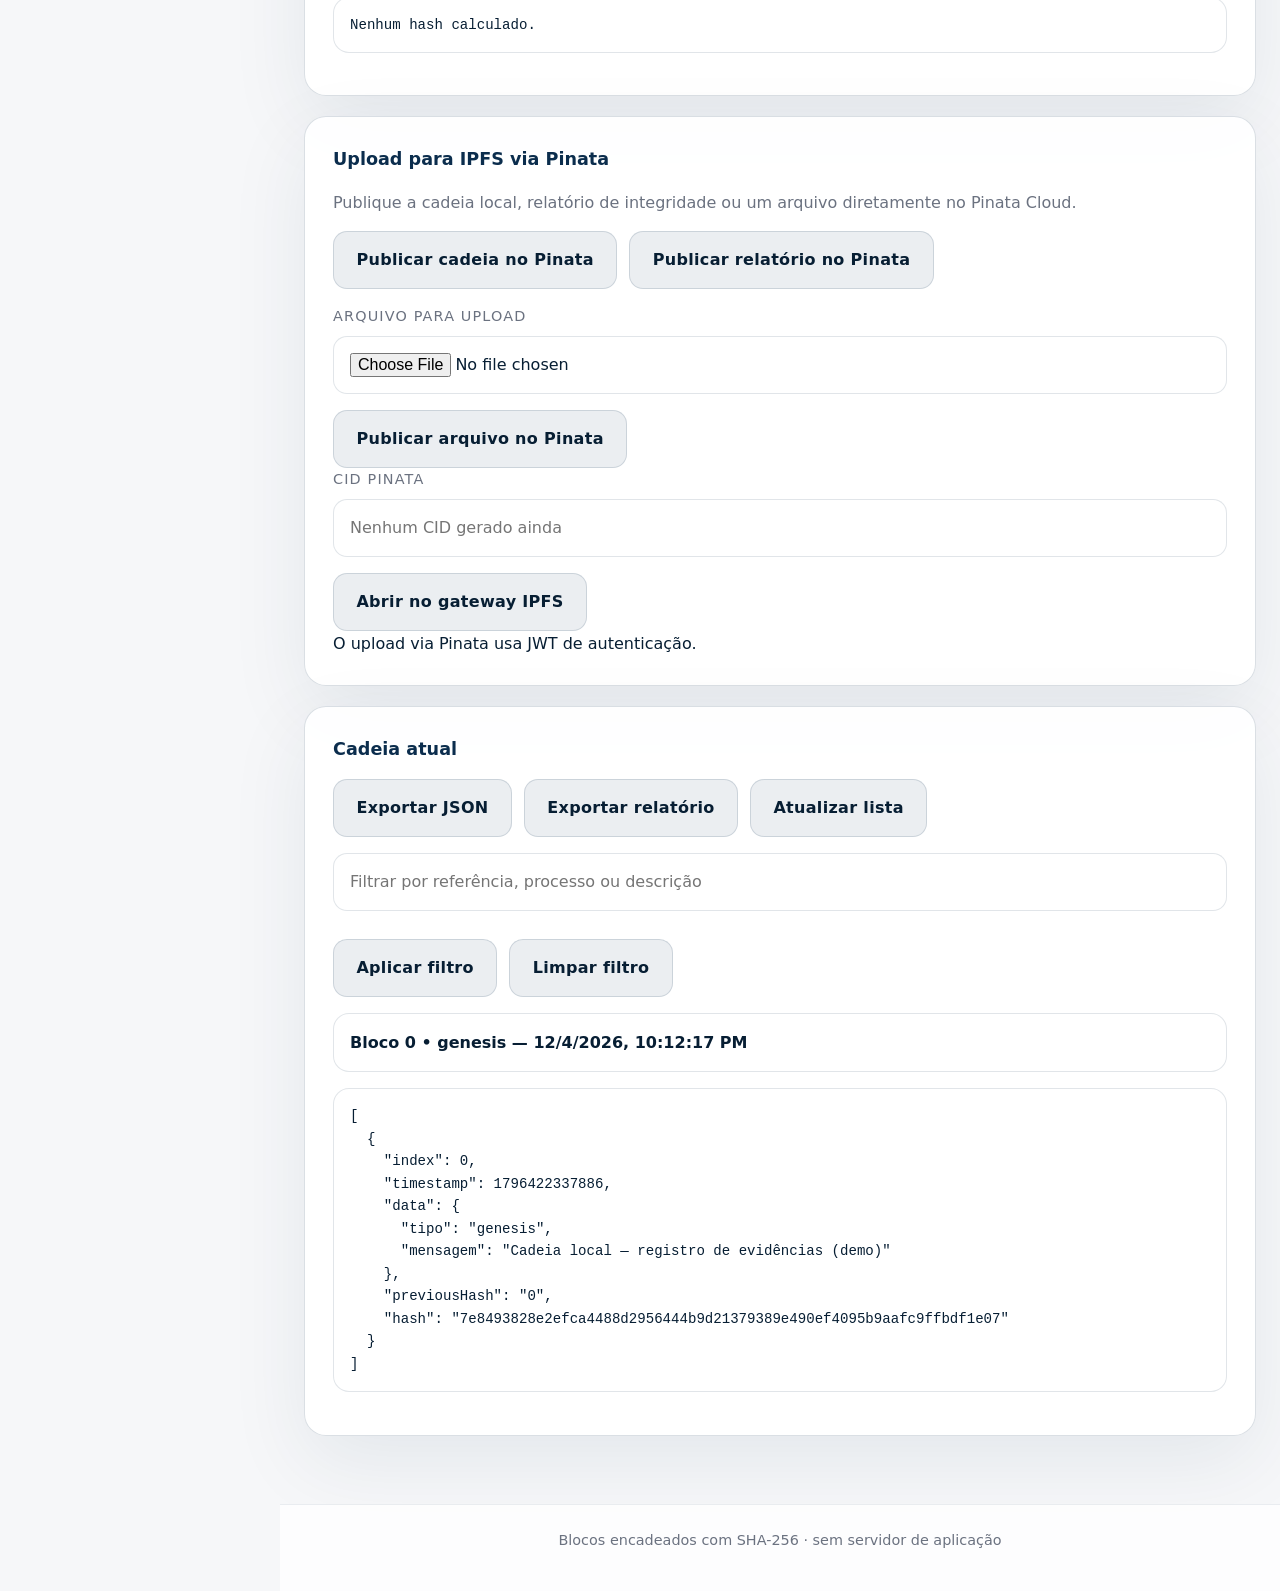
<file: site/dashboard/dashboard.html>
<!DOCTYPE html>
<html lang="pt-BR">
<head>
  <meta charset="UTF-8" />
  <meta name="viewport" content="width=device-width, initial-scale=1" />
  <title>Dashboard — Perícia (cadeia local)</title>
  <link rel="stylesheet" href="../css/pericia.css" />
</head>
<body>
  <aside class="sidebar">
    <div class="sidebar-brand">
      <img class="brand-logo" src="../../assets/selo.png" alt="Selo institucional" />
      <p>App Perícia</p>
    </div>
    <nav>
      <div class="nav-section">
        <h4>Informações</h4>
        <a href="../../index.html">Institucional</a>
        <a href="../../Manifesto_Ipfs/manifesto-tecnico.html">Manifesto Técnico</a>
        <a href="../../Framework-Pericial/index.html">Framework Pericial</a>
        <a href="../../verificacao-publica/index.html">Verificação Externa</a>
      </div>
      <div class="nav-section">
        <h4>App Perícia</h4>
        <a href="../index.html">Início</a>
        <a href="dashboard.html" class="active">Dashboard</a>
        <a href="../validacao/index.html">Validação</a>
        <a href="../verificacao_publica/index.html">Verificação Local</a>
        <a href="../help/index.html">Ajuda</a>
        <a href="../painel_admin/admin.html">Admin</a>
      </div>
    </nav>
  </aside>
  <div class="layout">
    <header>
      <button class="sidebar-toggle" type="button">Menu</button>
      <h1>Dashboard — registro na cadeia local</h1>
      <p class="breadcrumbs"><a href="../../index.html">Home</a> > <a href="../index.html">App Perícia</a> > Dashboard</p>
    </header>
    <main>
    <section class="card">
      <h2>Como usar o Dashboard</h2>
      <ol>
        <li>Preencha referência, processo/caso e descrição.</li>
        <li>Informe o hash do artefato ou gere-o em <strong>Gerador de hash de artefato</strong>.</li>
        <li>Clique em <strong>Incluir bloco</strong> para registrar a evidência na cadeia local.</li>
        <li>Use <strong>Exportar JSON</strong> para salvar a cadeia em outro dispositivo.</li>
      </ol>
      <p style="margin:0;color:var(--muted);font-size:0.9rem">
        Os blocos ficam apenas no <strong>localStorage</strong> deste navegador. Use exportar para
        guardar <code>blockchain.json</code> e validar em outra máquina ou após importação.
      </p>
    </section>
    <div id="flash"></div>
    <section class="card status-card">
      <h2>Status da cadeia</h2>
      <p id="dashboard-status" class="hint-box">Carregando status da cadeia...</p>
    </section>
    <section class="card">
      <h2>Novo registro (metadado de evidência)</h2>
      <form id="form-registro">
        <label for="ref">Referência / protocolo</label>
        <input id="ref" name="ref" type="text" required placeholder="Ex.: PROC-2026-001" />
        <label for="processo">Processo / caso</label>
        <input id="processo" name="processo" type="text" placeholder="Ex.: 0001234-56.2026.8.00.0000" />
        <label for="desc">Descrição resumida</label>
        <textarea id="desc" name="desc" required placeholder="O que está sendo registrado"></textarea>
        <label for="hash-arq">Hash do artefato (opcional, SHA-256 hex)</label>
        <input id="hash-arq" name="hashArq" type="text" placeholder="64 caracteres hex (opcional)" />
        <button type="submit">Incluir bloco</button>
      </form>
    </section>
    <section class="card">
      <h2>Gerador de hash de artefato</h2>
      <label for="file-hash">Arquivo</label>
      <input id="file-hash" type="file" />
      <button type="button" id="btn-hash-file" class="secondary">Calcular SHA-256</button>
      <pre id="hash-result" class="chain">Nenhum hash calculado.</pre>
    </section>
    <section class="card">
      <h2>Upload para IPFS via Pinata</h2>
      <p>Publique a cadeia local, relatório de integridade ou um arquivo diretamente no Pinata Cloud.</p>
      <div class="row">
        <button type="button" id="btn-pin-chain" class="secondary">Publicar cadeia no Pinata</button>
        <button type="button" id="btn-pin-report" class="secondary">Publicar relatório no Pinata</button>
      </div>
      <label for="pinata-file">Arquivo para upload</label>
      <input id="pinata-file" type="file" />
      <button type="button" id="btn-pin-file" class="secondary">Publicar arquivo no Pinata</button>
      <label for="pinata-cid">CID Pinata</label>
      <input id="pinata-cid" readonly placeholder="Nenhum CID gerado ainda" />
      <button type="button" id="btn-open-cid" class="secondary">Abrir no gateway IPFS</button>
      <div id="pinata-status" class="muted">O upload via Pinata usa JWT de autenticação.</div>
    </section>
    <section class="card">
      <h2>Cadeia atual</h2>
      <div class="row">
        <button type="button" id="btn-export" class="secondary">Exportar JSON</button>
        <button type="button" id="btn-report" class="secondary">Exportar relatório</button>
        <button type="button" id="btn-refresh" class="secondary">Atualizar lista</button>
      </div>
      <div class="row">
        <input id="filter-query" type="text" placeholder="Filtrar por referência, processo ou descrição" />
        <button type="button" id="btn-filter" class="secondary">Aplicar filtro</button>
        <button type="button" id="btn-clear-filter" class="secondary">Limpar filtro</button>
      </div>
      <div id="block-list" class="block-list">Carregando…</div>
      <pre id="chain-view" class="chain">Carregando…</pre>
    </section>
  </main>
  <footer>Blocos encadeados com SHA-256 · sem servidor de aplicação</footer>
  <div class="overlay" hidden></div>
  <script src="../js/chain.js"></script>
  <script>
    (function () {
      var SEED = '../blockchain.json';
      var chain;
      var filterQuery = '';

      function flash(ok, text) {
        var el = document.getElementById('flash');
        el.innerHTML = text
          ? '<div class="msg ' + (ok ? 'ok' : 'err') + '">' + text + '</div>'
          : '';
      }

      function matchesQuery(block, query) {
        if (!query) return true;
        var text = [block.data.referencia, block.data.processo, block.data.descricao, block.data.hashArtefato]
          .filter(function (item) {
            return item != null;
          })
          .join(' ')
          .toLowerCase();
        return text.indexOf(query.toLowerCase()) !== -1;
      }

      function filterBlocks(query) {
        if (!chain) return [];
        if (!query) return chain.blocks;
        return chain.blocks.filter(function (b) {
          return matchesQuery(b, query);
        });
      }

      function renderList() {
        var list = document.getElementById('block-list');
        var filtered = filterBlocks(filterQuery);
        if (!chain) {
          list.textContent = '(recarregue a página para recriar a cadeia)';
          return;
        }
        if (!chain.blocks.length) {
          list.textContent = '(vazio)';
          return;
        }
        if (filterQuery && !filtered.length) {
          list.textContent = 'Nenhum bloco encontrado para "' + filterQuery + '".';
          return;
        }
        list.innerHTML = filtered
          .map(function (b) {
            var title = 'Bloco ' + b.index + ' • ' + (b.data.referencia || b.data.tipo || 'sem referência');
            if (b.data.processo) {
              title += ' • ' + b.data.processo;
            }
            var time = new Date(b.timestamp).toLocaleString();
            return (
              '<details>' +
              '<summary>' + title + ' — ' + time + '</summary>' +
              '<pre>' + JSON.stringify(b, null, 2) + '</pre>' +
              '</details>'
            );
          })
          .join('');
      }

      function renderStatus() {
        var status = document.getElementById('dashboard-status');
        if (!chain) {
          status.textContent = 'Nenhuma cadeia disponível. Recarregue a página para criar ou carregar a cadeia.';
          return;
        }
        var filtered = filterBlocks(filterQuery);
        status.textContent =
          'Blocos totais: ' + chain.blocks.length +
          (filterQuery ? ' • Resultados para "' + filterQuery + '": ' + filtered.length : '') +
          ' • Último hash: ' + (chain.blocks.length ? chain.blocks[chain.blocks.length - 1].hash : '(nenhum)');
      }

      function render() {
        var pre = document.getElementById('chain-view');
        if (!chain) {
          pre.textContent = '(recarregue a página para recriar a cadeia)';
          renderStatus();
          renderList();
          return;
        }
        if (!chain.blocks.length) {
          pre.textContent = '(vazio)';
          renderList();
          return;
        }
        pre.textContent = JSON.stringify(chain.blocks, null, 2);
        renderStatus();
        renderList();
      }

      function exportReport() {
        if (!chain) return;
        chain.validate().then(function (validation) {
          var report = chain.getReport();
          var blob = new Blob([JSON.stringify(report, null, 2)], { type: 'application/json' });
          var a = document.createElement('a');
          a.href = URL.createObjectURL(blob);
          a.download = 'relatorio-pericia.json';
          a.click();
          URL.revokeObjectURL(a.href);
          flash(true, 'Relatório exportado.');
        });
      }

      window.PericiaChain.LocalChain.createOrLoad(SEED).then(function (c) {
        chain = c;
        render();
      }).catch(function (e) {
        document.getElementById('chain-view').textContent = 'Erro: ' + (e.message || e);
      });

      document.getElementById('btn-hash-file').addEventListener('click', function () {
        flash(false, '');
        var input = document.getElementById('file-hash');
        var file = input.files && input.files[0];
        var output = document.getElementById('hash-result');
        if (!file) {
          output.textContent = 'Selecione um arquivo para calcular o hash.';
          return;
        }
        var reader = new FileReader();
        reader.onload = function () {
          window.PericiaChain.sha256hexBuffer(reader.result).then(function (hash) {
            output.textContent = hash;
            flash(true, 'Hash calculado.');
          }).catch(function (err) {
            output.textContent = 'Erro ao calcular hash.';
            flash(false, err.message || String(err));
          });
        };
        reader.readAsArrayBuffer(file);
      });

      document.getElementById('btn-filter').addEventListener('click', function () {
        filterQuery = document.getElementById('filter-query').value.trim();
        render();
      });

      document.getElementById('btn-clear-filter').addEventListener('click', function () {
        filterQuery = '';
        document.getElementById('filter-query').value = '';
        render();
        flash(true, 'Filtro limpo.');
      });

      document.getElementById('btn-report').addEventListener('click', function () {
        exportReport();
      });

      function updatePinataCID(cid) {
        var cidInput = document.getElementById('pinata-cid');
        cidInput.value = cid || '';
        document.getElementById('pinata-status').textContent = cid
          ? 'Publicação concluída. CID: ' + cid
          : 'Nenhum CID recebido.';
      }

      function openIpfsCid(cid) {
        if (!cid) {
          flash(false, 'Nenhum CID definido para abrir.');
          return;
        }
        window.open('https://ipfs.io/ipfs/' + cid + '/', '_blank');
      }

      function handlePinataError(err) {
        flash(false, err.message || String(err));
        document.getElementById('pinata-status').textContent = 'Falha no upload para Pinata.';
      }

      document.getElementById('btn-open-cid').addEventListener('click', function () {
        openIpfsCid(document.getElementById('pinata-cid').value.trim());
      });

      document.getElementById('btn-pin-chain').addEventListener('click', function () {
        flash(false, 'Publicando cadeia no Pinata...');
        chain.publishChainToPinata().then(function (resp) {
          updatePinataCID(resp.IpfsHash);
          flash(true, 'Cadeia publicada no Pinata.');
        }).catch(handlePinataError);
      });

      document.getElementById('btn-pin-report').addEventListener('click', function () {
        flash(false, 'Publicando relatório no Pinata...');
        chain.publishReportToPinata().then(function (resp) {
          updatePinataCID(resp.IpfsHash);
          flash(true, 'Relatório publicado no Pinata.');
        }).catch(handlePinataError);
      });

      document.getElementById('btn-pin-file').addEventListener('click', function () {
        var fileInput = document.getElementById('pinata-file');
        var file = fileInput.files && fileInput.files[0];
        if (!file) {
          flash(false, 'Selecione um arquivo para upload.');
          return;
        }
        flash(false, 'Publicando arquivo no Pinata...');
        chain.pinataUploadFile(file, 'pericia-artifact-' + file.name).then(function (resp) {
          updatePinataCID(resp.IpfsHash);
          flash(true, 'Arquivo publicado no Pinata.');
        }).catch(handlePinataError);
      });

      document.getElementById('form-registro').addEventListener('submit', function (ev) {
        ev.preventDefault();
        flash(false, '');
        var ref = document.getElementById('ref').value.trim();
        var proc = document.getElementById('processo').value.trim();
        var desc = document.getElementById('desc').value.trim();
        var hashArq = document.getElementById('hash-arq').value.trim();
        var data = { tipo: 'registro', referencia: ref, processo: proc, descricao: desc };
        if (hashArq) data.hashArtefato = hashArq;
        chain.addBlock(data).then(function () {
          flash(true, 'Bloco ' + (chain.blocks.length - 1) + ' adicionado.');
          render();
          ev.target.reset();
        }).catch(function (e) {
          flash(false, e.message || String(e));
        });
      });

      document.getElementById('btn-export').addEventListener('click', function () {
        if (!chain) return;
        var blob = new Blob([chain.exportJson()], { type: 'application/json' });
        var a = document.createElement('a');
        a.href = URL.createObjectURL(blob);
        a.download = 'blockchain-export.json';
        a.click();
        URL.revokeObjectURL(a.href);
        flash(true, 'Download iniciado.');
      });

      document.getElementById('btn-refresh').addEventListener('click', function () {
        chain = window.PericiaChain.LocalChain.loadFromStorage();
        render();
        flash(!!chain, chain ? 'Recarregado do armazenamento local.' : 'Nada no armazenamento.');
      });
    })();
  </script>
  <script>
    document.addEventListener('DOMContentLoaded', function () {
      var toggle = document.querySelector('.sidebar-toggle');
      var overlay = document.querySelector('.overlay');
      toggle && toggle.addEventListener('click', function () {
        document.body.classList.toggle('sidebar-open');
      });
      overlay && overlay.addEventListener('click', function () {
        document.body.classList.remove('sidebar-open');
      });
    });
  </script>
</body>
</html>
</file>
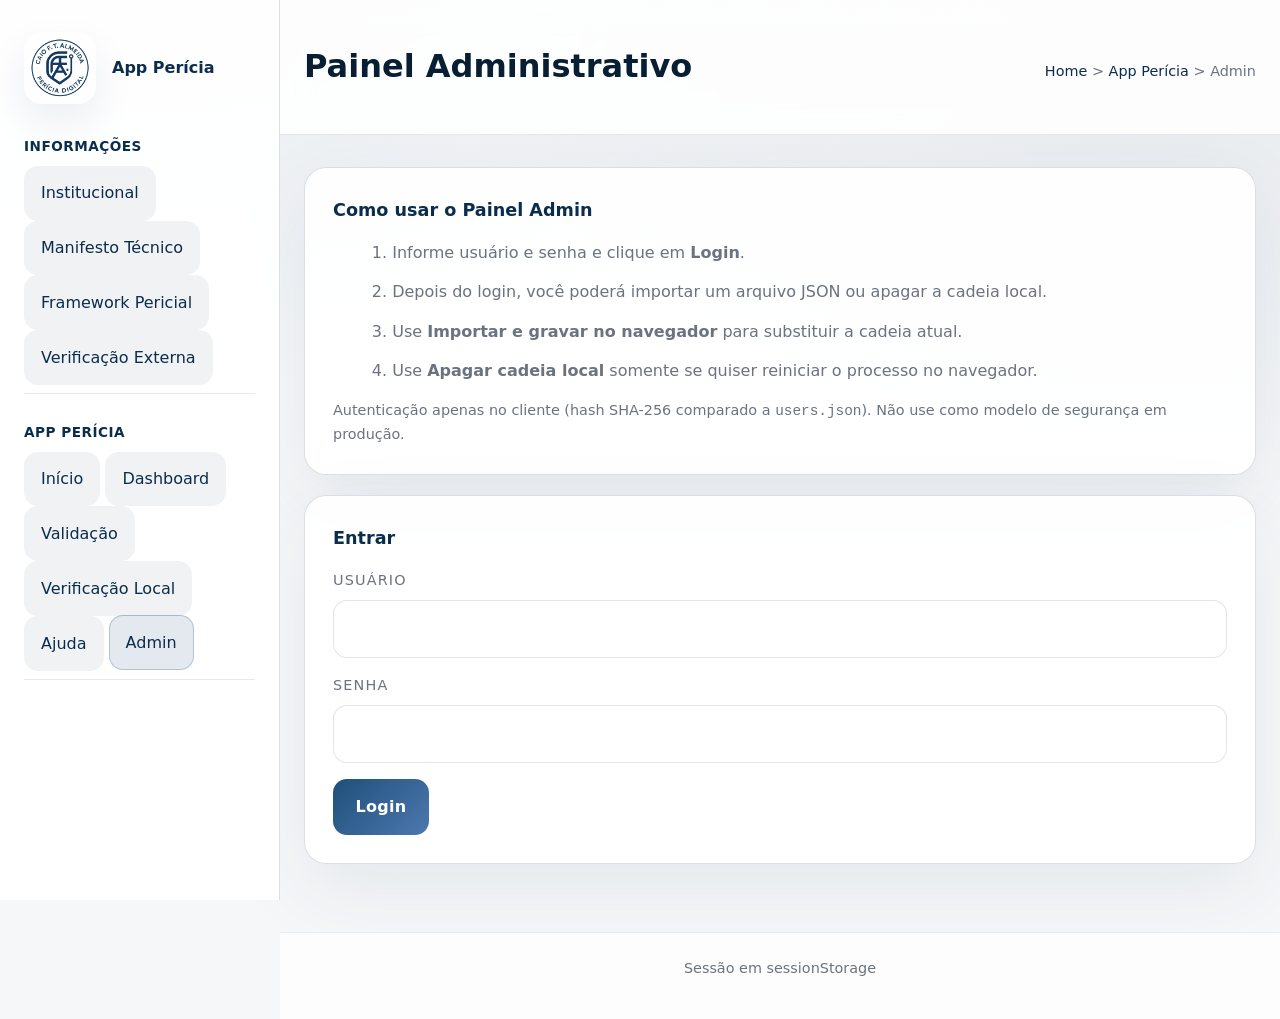
<file: site/painel_admin/admin.html>
<!DOCTYPE html>
<html lang="pt-BR">
<head>
  <meta charset="UTF-8" />
  <meta name="viewport" content="width=device-width, initial-scale=1" />
  <title>Admin — Perícia</title>
  <link rel="stylesheet" href="../css/pericia.css" />
</head>
<body>
  <aside class="sidebar">
    <div class="sidebar-brand">
      <img class="brand-logo" src="../../assets/selo.png" alt="Selo institucional" />
      <p>App Perícia</p>
    </div>
    <nav>
      <div class="nav-section">
        <h4>Informações</h4>
        <a href="../../index.html">Institucional</a>
        <a href="../../Manifesto_Ipfs/manifesto-tecnico.html">Manifesto Técnico</a>
        <a href="../../Framework-Pericial/index.html">Framework Pericial</a>
        <a href="../../verificacao-publica/index.html">Verificação Externa</a>
      </div>
      <div class="nav-section">
        <h4>App Perícia</h4>
        <a href="../index.html">Início</a>
        <a href="../dashboard/dashboard.html">Dashboard</a>
        <a href="../validacao/index.html">Validação</a>
        <a href="../verificacao_publica/index.html">Verificação Local</a>
        <a href="../help/index.html">Ajuda</a>
        <a href="admin.html" class="active">Admin</a>
      </div>
    </nav>
  </aside>
  <div class="layout">
    <header>
      <button class="sidebar-toggle" type="button">Menu</button>
      <h1>Painel Administrativo</h1>
      <p class="breadcrumbs"><a href="../../index.html">Home</a> > <a href="../index.html">App Perícia</a> > Admin</p>
    </header>
    <main>
    <section class="card">
      <h2>Como usar o Painel Admin</h2>
      <ol>
        <li>Informe usuário e senha e clique em <strong>Login</strong>.</li>
        <li>Depois do login, você poderá importar um arquivo JSON ou apagar a cadeia local.</li>
        <li>Use <strong>Importar e gravar no navegador</strong> para substituir a cadeia atual.</li>
        <li>Use <strong>Apagar cadeia local</strong> somente se quiser reiniciar o processo no navegador.</li>
      </ol>
      <p style="margin:0;color:var(--muted);font-size:0.9rem">
        Autenticação apenas no cliente (hash SHA-256 comparado a
        <code>users.json</code>). Não use como modelo de segurança em produção.
      </p>
    </section>
    <div id="flash"></div>
    <section id="panel-login" class="card">
      <h2>Entrar</h2>
      <form id="form-login">
        <label for="user">Usuário</label>
        <input id="user" name="user" type="text" required autocomplete="username" />
        <label for="pass">Senha</label>
        <input id="pass" name="pass" type="password" required autocomplete="current-password" />
        <button type="submit">Login</button>
      </form>
    </section>
    <section id="panel-app" class="card" hidden>
      <h2>Operações na cadeia local</h2>
      <p style="color:var(--muted);font-size:0.9rem;margin-top:0">
        Blocos atuais: <strong id="count">0</strong>
      </p>
      <div class="row">
        <button type="button" id="btn-logout" class="secondary">Sair</button>
        <a href="../dashboard/dashboard.html"><button type="button" class="secondary">Abrir dashboard</button></a>
      </div>
      <hr style="border:0;border-top:1px solid var(--border);margin:1rem 0" />
      <label for="import-json">Substituir cadeia por JSON exportado</label>
      <input id="import-json" type="file" accept=".json,application/json" />
      <button type="button" id="btn-import">Importar e gravar no navegador</button>
      <button type="button" id="btn-clear" class="danger">Apagar cadeia local</button>
    </section>
  </main>
  <footer>Sessão em sessionStorage</footer>
  <div class="overlay" hidden></div>
  <script src="../js/chain.js"></script>
  <script src="../js/auth.js"></script>
  <script>
    (function () {
      var USERS_URL = 'users.json';

      function flash(ok, text) {
        var el = document.getElementById('flash');
        el.innerHTML = text
          ? '<div class="msg ' + (ok ? 'ok' : 'err') + '">' + text + '</div>'
          : '';
      }

      function updateCount() {
        var c = window.PericiaChain.LocalChain.loadFromStorage();
        document.getElementById('count').textContent = c ? c.blocks.length : 0;
      }

      function showLoggedIn(show) {
        document.getElementById('panel-login').hidden = show;
        document.getElementById('panel-app').hidden = !show;
        if (show) updateCount();
      }

      if (window.PericiaAuth.isLoggedIn()) {
        showLoggedIn(true);
      }

      document.getElementById('form-login').addEventListener('submit', function (ev) {
        ev.preventDefault();
        flash(false, '');
        var u = document.getElementById('user').value.trim();
        var p = document.getElementById('pass').value;
        window.PericiaAuth.login(u, p, USERS_URL).then(function (ok) {
          if (ok) {
            flash(true, 'Sessão iniciada.');
            showLoggedIn(true);
            ev.target.reset();
          } else {
            flash(false, 'Usuário ou senha inválidos.');
          }
        }).catch(function (e) {
          flash(false, e.message || String(e));
        });
      });

      document.getElementById('btn-logout').addEventListener('click', function () {
        window.PericiaAuth.logout();
        showLoggedIn(false);
        flash(true, 'Sessão encerrada.');
      });

      document.getElementById('btn-import').addEventListener('click', function () {
        if (!window.PericiaAuth.isLoggedIn()) return;
        var input = document.getElementById('import-json');
        var f = input.files && input.files[0];
        if (!f) {
          flash(false, 'Selecione um arquivo JSON.');
          return;
        }
        var reader = new FileReader();
        reader.onload = function () {
          try {
            var tmp = window.PericiaChain.LocalChain.fromJsonString(reader.result);
            tmp.validate().then(function (v) {
              if (!v.ok) {
                flash(false, 'JSON rejeitado (cadeia inválida): ' + (v.errors && v.errors.join('; ')));
                return;
              }
              var live = window.PericiaChain.LocalChain.loadFromStorage();
              if (!live) live = new window.PericiaChain.LocalChain([]);
              live.blocks = tmp.blocks;
              live.save();
              flash(true, 'Cadeia importada com sucesso.');
              updateCount();
            });
          } catch (e) {
            flash(false, String(e.message || e));
          }
        };
        reader.readAsText(f, 'UTF-8');
      });

      document.getElementById('btn-clear').addEventListener('click', function () {
        if (!window.PericiaAuth.isLoggedIn()) return;
        if (!confirm('Apagar toda a cadeia deste navegador?')) return;
        window.PericiaChain.LocalChain.clearStorage();
        flash(true, 'localStorage limpo. Recarregue o Dashboard para criar nova gênese.');
        updateCount();
      });
    })();
  </script>
  <script>
    document.addEventListener('DOMContentLoaded', function () {
      var toggle = document.querySelector('.sidebar-toggle');
      var overlay = document.querySelector('.overlay');
      toggle && toggle.addEventListener('click', function () {
        document.body.classList.toggle('sidebar-open');
      });
      overlay && overlay.addEventListener('click', function () {
        document.body.classList.remove('sidebar-open');
      });
    });
  </script>
</body>
</html>
</file>
<file: site/css/pericia.css>
:root {
  --bg: #f6f7f9;
  --surface: rgba(255, 255, 255, 0.92);
  --surface-strong: rgba(255, 255, 255, 0.98);
  --surface-soft: rgba(255, 255, 255, 0.75);
  --text: #071e33;
  --muted: #6b7280;
  --accent: #1f4f7a;
  --accent-strong: #0b2d4d;
  --ok: #1f7a45;
  --warn: #b57a1f;
  --err: #a12f2f;
  --border: rgba(11, 45, 77, 0.15);
  --shadow: 0 26px 80px rgba(11, 45, 77, 0.08);
  font-family: Inter, system-ui, -apple-system, 'Segoe UI', sans-serif;
}

* {
  box-sizing: border-box;
}

html {
  scroll-behavior: smooth;
}

body {
  margin: 0;
  min-height: 100vh;
  display: grid;
  grid-template-columns: 280px 1fr;
  background:
    radial-gradient(900px 500px at 10% -10%, rgba(31,79,122,0.08), transparent),
    radial-gradient(700px 400px at 90% 10%, rgba(11,45,77,0.06), transparent),
    var(--bg);
  color: var(--text);
  line-height: 1.6;
  font-family: Inter, system-ui, -apple-system, 'Segoe UI', sans-serif;
  overflow-x: hidden;
}

a {
  color: var(--accent);
  text-decoration: none;
}

a:hover,
a:focus {
  color: var(--accent-strong);
}

header {
  position: sticky;
  top: 0;
  z-index: 20;
  display: flex;
  align-items: center;
  justify-content: space-between;
  gap: 1rem;
  padding: 1.25rem 1.5rem;
  background: rgba(255, 255, 255, 0.88);
  border-bottom: 1px solid rgba(11, 45, 77, 0.1);
  backdrop-filter: blur(14px);
}

.layout {
  display: flex;
  flex-direction: column;
  min-height: 100vh;
}

.sidebar {
  position: sticky;
  top: 0;
  height: 100vh;
  padding: 2rem 1.5rem;
  border-right: 1px solid var(--border);
  background: rgba(255, 255, 255, 0.94);
}

.sidebar-brand {
  display: flex;
  align-items: center;
  gap: 1rem;
  margin-bottom: 2rem;
}

.sidebar-brand p {
  margin: 0;
  font-weight: 700;
  color: var(--accent-strong);
}

.sidebar nav {
  display: flex;
  flex-direction: column;
  gap: 0.75rem;
}

.sidebar a {
  display: inline-flex;
  align-items: center;
  padding: 0.85rem 1rem;
  border-radius: 14px;
  background: rgba(11, 45, 77, 0.06);
  color: var(--accent-strong);
  border: 1px solid transparent;
  transition: background 0.15s ease, border-color 0.15s ease;
}

.sidebar a:hover,
.sidebar a:focus-visible {
  background: rgba(31, 79, 122, 0.12);
  border-color: rgba(31, 79, 122, 0.25);
}

.sidebar-toggle {
  display: none;
  border: 1px solid rgba(11, 45, 77, 0.12);
  background: rgba(255, 255, 255, 0.92);
  color: var(--accent-strong);
  padding: 0.8rem 1rem;
  border-radius: 14px;
  cursor: pointer;
}

.overlay {
  display: none;
  position: fixed;
  inset: 0;
  background: rgba(11, 45, 77, 0.15);
  z-index: 15;
}

body.sidebar-open .overlay {
  display: block;
}

@media (max-width: 960px) {
  body {
    grid-template-columns: 1fr;
  }

  .sidebar {
    position: fixed;
    inset: 0 auto auto 0;
    width: min(84vw, 280px);
    transform: translateX(-110%);
    transition: transform 0.25s ease;
    box-shadow: 18px 0 60px rgba(11, 45, 77, 0.16);
    z-index: 20;
  }

  body.sidebar-open .sidebar {
    transform: translateX(0);
  }

  .sidebar-toggle {
    display: inline-flex;
  }

  main {
    padding: 1.5rem 1rem 2rem;
  }

  .sidebar a {
    width: 100%;
  }
}

header .brand {
  display: flex;
  align-items: center;
  gap: 1rem;
}

header .brand h1 {
  margin: 0;
  font-size: 1.4rem;
  font-weight: 700;
  color: var(--accent-strong);
}

.brand-logo {
  width: 72px;
  height: auto;
  border-radius: 18px;
  box-shadow: 0 18px 40px rgba(11, 45, 77, 0.08);
}

nav {
  margin: 0;
  display: flex;
  flex-wrap: wrap;
  gap: 0.75rem;
}

.nav-section {
  width: 100%;
  margin-bottom: 1rem;
  padding-bottom: 0.5rem;
  border-bottom: 1px solid rgba(11, 45, 77, 0.1);
}

.nav-section h4 {
  margin: 0 0 0.5rem 0;
  font-size: 0.85rem;
  font-weight: 600;
  color: var(--accent-strong);
  text-transform: uppercase;
  letter-spacing: 0.5px;
}

nav a {
  display: inline-flex;
  align-items: center;
  justify-content: center;
  padding: 0.75rem 1rem;
  border-radius: 999px;
  background: rgba(11, 45, 77, 0.06);
  border: 1px solid transparent;
  color: var(--accent-strong);
  transition: transform 0.15s ease, background 0.15s ease, border-color 0.15s ease;
}

nav a:hover,
nav a:focus-visible,
nav a.active {
  transform: translateY(-1px);
  background: rgba(31, 79, 122, 0.12);
  border-color: rgba(31, 79, 122, 0.25);
}

main {
  width: min(100%, 82rem);
  margin: 0 auto;
  padding: 2rem 1.5rem 3rem;
}

.card {
  background: var(--surface);
  border: 1px solid var(--border);
  border-radius: 22px;
  padding: 1.75rem;
  margin-bottom: 1.25rem;
  box-shadow: var(--shadow);
}

.card h2 {
  margin: 0 0 1rem;
  font-size: 1.1rem;
  font-weight: 700;
  color: var(--accent-strong);
}

.card ol {
  margin: 0 0 1rem 1.2rem;
  color: var(--muted);
}

.card ol li {
  margin-bottom: 0.85rem;
}

.card p,
.card li {
  color: var(--muted);
}

.diagram {
  font-family: "Courier New", monospace;
  background: rgba(0, 0, 0, 0.45);
  border: 1px dashed var(--border);
  border-radius: 10px;
  padding: 20px;
  margin-top: 18px;
  white-space: pre;
  overflow-x: auto;
  font-size: 0.9rem;
  color: #e2e8f0;
}

.breadcrumbs {
  margin: 0.5rem 0 0 0;
  font-size: 0.9rem;
  color: var(--muted);
}

.breadcrumbs a {
  color: var(--accent-strong);
  text-decoration: none;
}

.breadcrumbs a:hover {
  text-decoration: underline;
}

.status-card {
  background: linear-gradient(180deg, rgba(255, 255, 255, 0.98), rgba(246, 247, 249, 0.94));
}

.hint-box {
  color: var(--text);
  background: rgba(102, 180, 255, 0.08);
  padding: 1rem 1.1rem;
  border: 1px solid rgba(102, 180, 255, 0.18);
  border-radius: 16px;
  margin: 0;
}

label {
  display: block;
  margin-bottom: 0.5rem;
  font-size: 0.9rem;
  color: var(--muted);
  text-transform: uppercase;
  letter-spacing: 0.08em;
}

input,
textarea,
select,
button {
  font: inherit;
}

input,
textarea,
select {
  width: 100%;
  padding: 0.95rem 1rem;
  border-radius: 14px;
  border: 1px solid rgba(11, 45, 77, 0.12);
  background: rgba(255, 255, 255, 0.92);
  color: var(--text);
  margin-bottom: 1rem;
  transition: border-color 0.15s ease, box-shadow 0.15s ease;
}

input:focus,
textarea:focus,
select:focus {
  outline: none;
  border-color: rgba(31, 79, 122, 0.8);
  box-shadow: 0 0 0 4px rgba(102, 180, 255, 0.15);
}

textarea {
  min-height: 6rem;
  resize: vertical;
}

button {
  display: inline-flex;
  align-items: center;
  justify-content: center;
  padding: 0.95rem 1.4rem;
  border-radius: 14px;
  border: none;
  background: linear-gradient(135deg, var(--accent), #4d78b0);
  color: #fff;
  cursor: pointer;
  font-weight: 700;
  letter-spacing: 0.02em;
  transition: transform 0.15s ease, box-shadow 0.15s ease, background 0.15s ease;
}

button:hover,
button:focus-visible {
  transform: translateY(-1px);
  box-shadow: 0 18px 40px rgba(36, 111, 255, 0.18);
}

button.secondary {
  background: rgba(11, 45, 77, 0.08);
  color: var(--text);
  border: 1px solid rgba(11, 45, 77, 0.14);
}

button.secondary:hover,
button.secondary:focus-visible {
  background: rgba(11, 45, 77, 0.12);
}

button.danger {
  background: linear-gradient(135deg, #f1c746, #de7f31);
}

button.danger:hover,
button.danger:focus-visible {
  box-shadow: 0 18px 40px rgba(241, 199, 70, 0.22);
}

.msg {
  padding: 0.85rem 1rem;
  border-radius: 14px;
  margin-bottom: 1rem;
  font-size: 0.95rem;
  border: 1px solid transparent;
}

.msg.ok {
  background: rgba(75, 211, 140, 0.14);
  border-color: rgba(75, 211, 140, 0.22);
  color: var(--ok);
}

.msg.err {
  background: rgba(255, 124, 124, 0.12);
  border-color: rgba(255, 124, 124, 0.24);
  color: var(--err);
}

.msg.warn {
  background: rgba(241, 199, 70, 0.12);
  border-color: rgba(241, 199, 70, 0.28);
  color: var(--warn);
}

pre.chain,
.proof-output {
  font-size: 0.88rem;
  overflow: auto;
  max-height: 26rem;
  padding: 1rem;
  background: rgba(255, 255, 255, 0.92);
  border-radius: 16px;
  border: 1px solid rgba(11, 45, 77, 0.12);
  color: var(--text);
  white-space: pre-wrap;
  word-break: break-word;
}

details {
  background: rgba(255, 255, 255, 0.95);
  border: 1px solid rgba(11, 45, 77, 0.12);
  border-radius: 16px;
  margin-bottom: 1rem;
  padding: 1rem;
}

summary {
  cursor: pointer;
  font-weight: 700;
  color: var(--text);
  list-style: none;
}

.row {
  display: flex;
  flex-wrap: wrap;
  gap: 0.75rem;
  align-items: center;
  margin-bottom: 1rem;
}

.footer-grid,
.header-grid {
  display: grid;
  gap: 1rem;
}

footer {
  padding: 1.5rem 1.5rem 2.5rem;
  color: var(--muted);
  font-size: 0.9rem;
  border-top: 1px solid rgba(11, 45, 77, 0.08);
  text-align: center;
  background: rgba(255, 255, 255, 0.82);
}

@media (max-width: 768px) {
  nav {
    justify-content: center;
  }

  .row {
    flex-direction: column;
  }

  main {
    padding: 1.5rem 1rem 2rem;
  }
}
</file>
